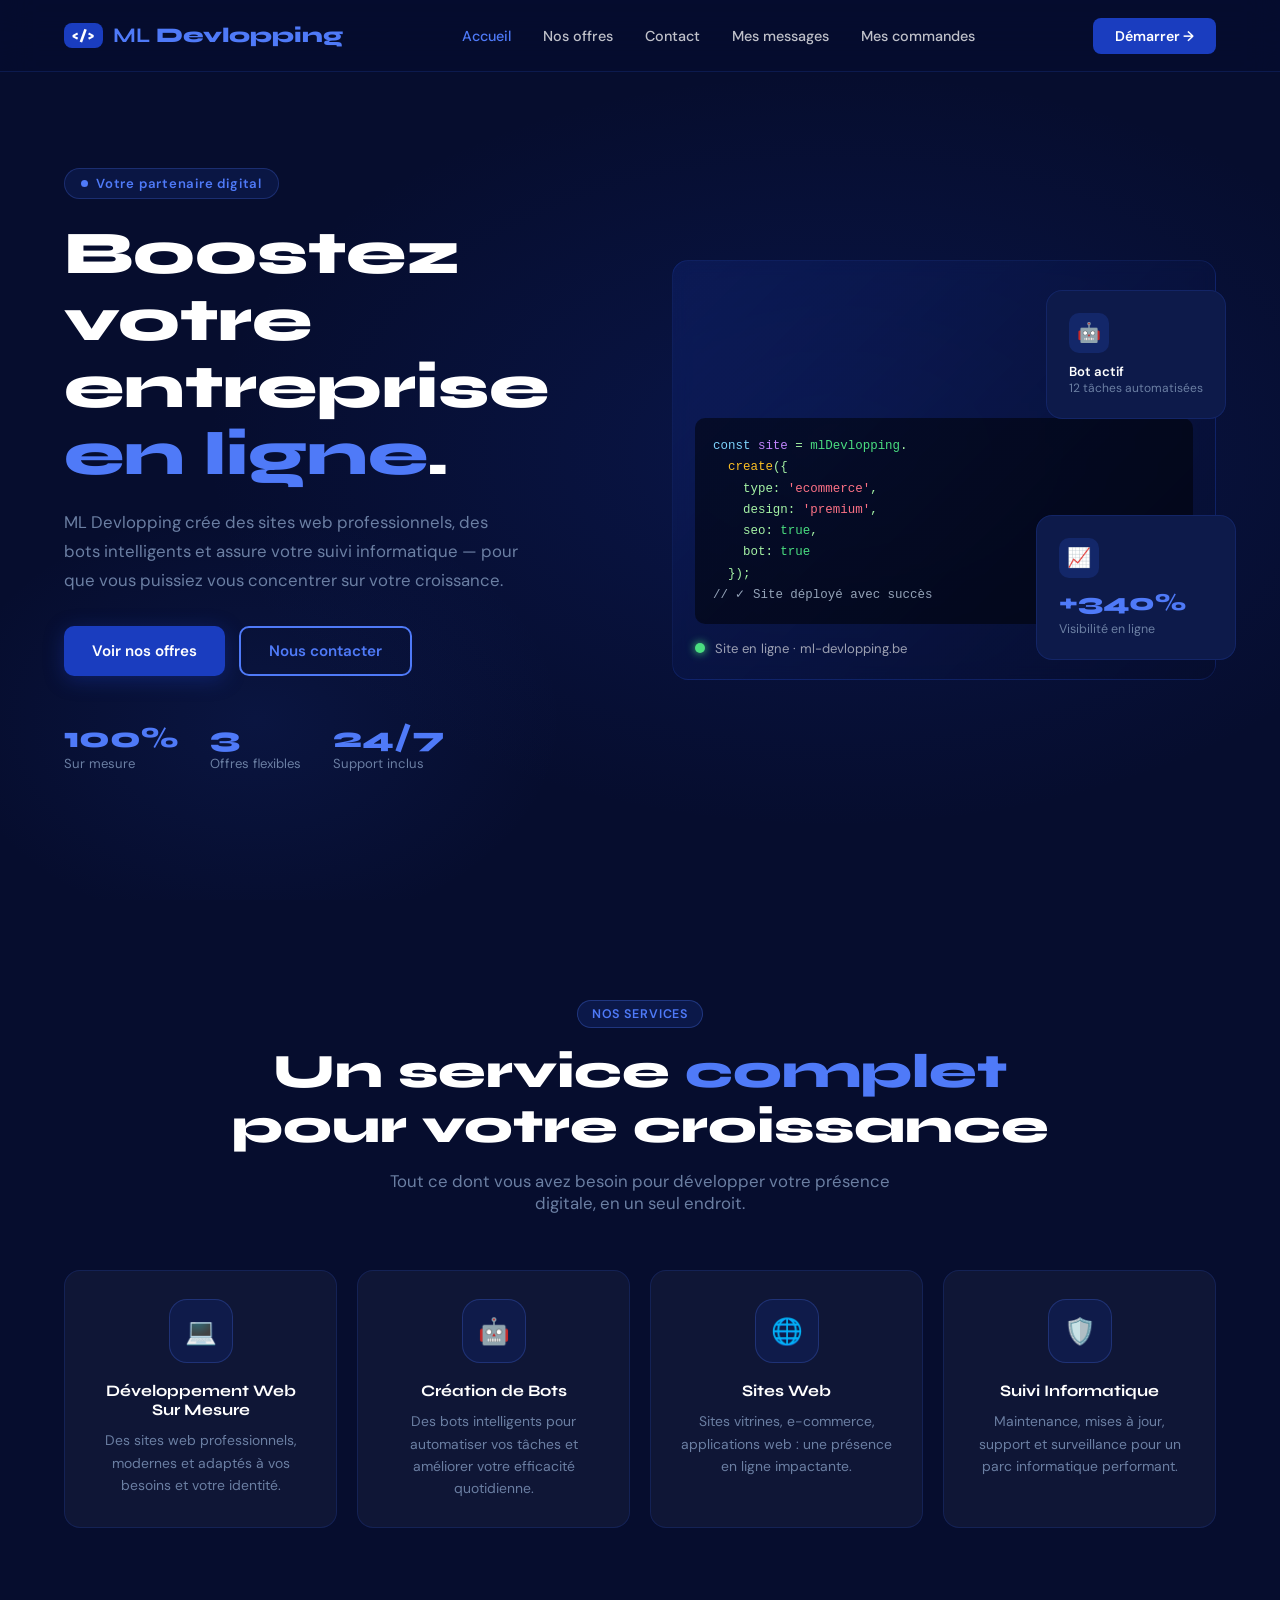
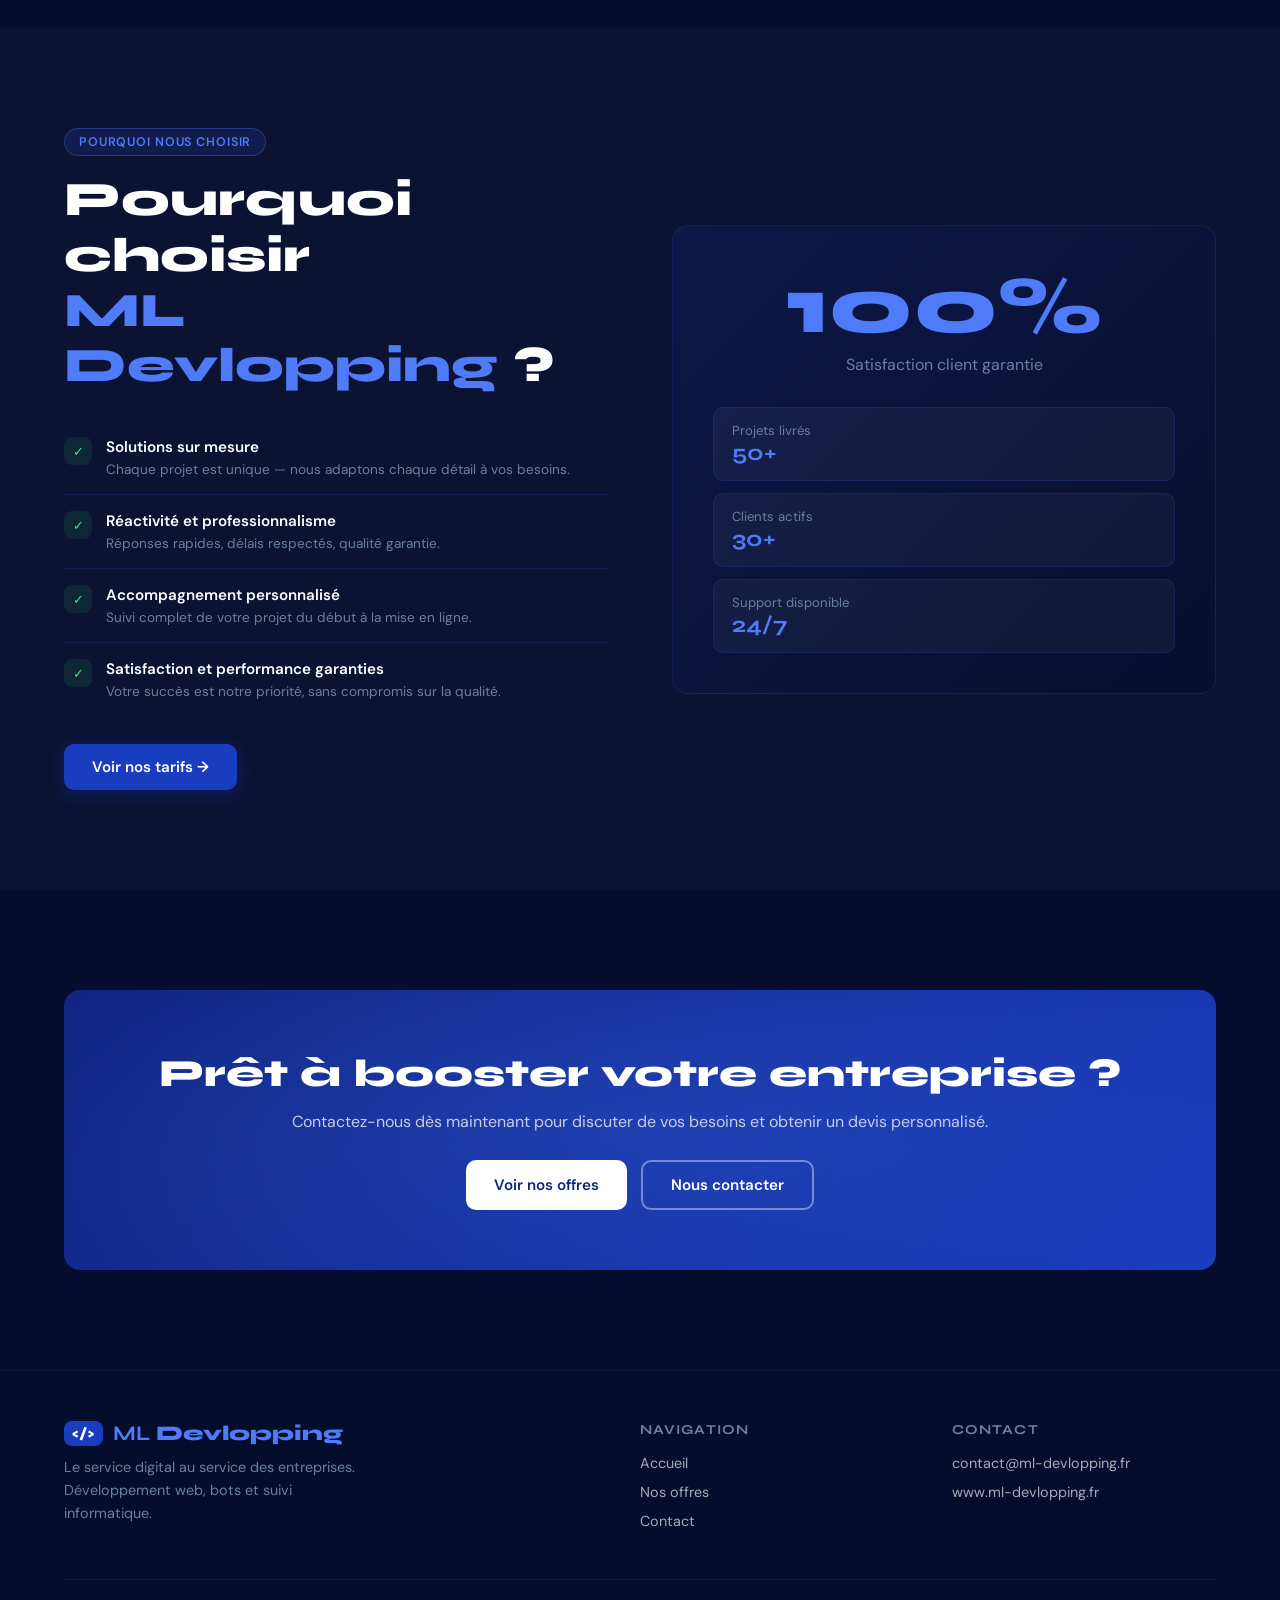
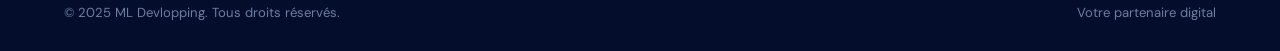
<file: index.html>
<!DOCTYPE html>
<html lang="fr">
<head>
  <meta charset="UTF-8" />
  <meta name="viewport" content="width=device-width, initial-scale=1.0" />
  <title>ML Devlopping — Votre partenaire digital</title>
  <link rel="stylesheet" href="style.css" />
  <style>
    /* ── HERO ── */
    .hero {
      min-height: 100vh;
      display: flex; align-items: center;
      padding: 120px 5vw 80px;
      position: relative; overflow: hidden;
    }
    .hero-bg {
      position: absolute; inset: 0; z-index: 0;
      background:
        radial-gradient(ellipse 70% 60% at 65% 50%, rgba(26,61,191,0.18) 0%, transparent 70%),
        radial-gradient(ellipse 40% 40% at 20% 80%, rgba(45,91,227,0.1) 0%, transparent 60%),
        var(--dark);
    }
    .hero-grid {
      display: grid; grid-template-columns: 1fr 1fr;
      gap: 4rem; align-items: center; position: relative; z-index: 1;
      max-width: 1200px; margin: 0 auto; width: 100%;
    }
    .hero-eyebrow {
      display: inline-flex; align-items: center; gap: 8px;
      background: rgba(45,91,227,0.12);
      border: 1px solid rgba(79,122,248,0.25);
      padding: 6px 16px; border-radius: 20px;
      font-size: 0.82rem; font-weight: 600; color: var(--accent-light);
      margin-bottom: 22px; letter-spacing: .06em;
    }
    .hero-eyebrow .dot { width: 7px; height: 7px; background: var(--accent-light); border-radius: 50%; animation: pulse-glow 2s infinite; }
    .hero h1 {
      font-family: 'Syne', sans-serif; font-weight: 800;
      font-size: clamp(2.4rem, 5vw, 3.8rem); line-height: 1.1;
      margin-bottom: 20px;
    }
    .hero h1 em { font-style: normal; color: var(--accent-light); }
    .hero-sub { color: var(--text-muted); font-size: 1.05rem; line-height: 1.7; margin-bottom: 32px; max-width: 460px; }
    .hero-btns { display: flex; gap: 14px; flex-wrap: wrap; }
    .hero-stats { display: flex; gap: 32px; margin-top: 44px; }
    .stat-item h3 { font-family: 'Syne', sans-serif; font-size: 1.8rem; font-weight: 800; color: var(--accent-light); }
    .stat-item p { color: var(--text-muted); font-size: 0.82rem; }

    /* Hero visual */
    .hero-visual { position: relative; }
    .hero-card-stack { position: relative; height: 420px; }
    .hcard {
      position: absolute; background: rgba(255,255,255,0.05);
      border: 1px solid var(--border); border-radius: var(--radius);
      padding: 22px; backdrop-filter: blur(8px);
    }
    .hcard-main { width: 100%; height: 100%; top: 0; left: 0;
      background: linear-gradient(135deg, rgba(26,61,191,0.2), rgba(6,13,46,0.8));
      display: flex; flex-direction: column; justify-content: flex-end;
    }
    .hcard-main .code-preview {
      background: rgba(0,0,0,0.5); border-radius: 10px;
      padding: 18px; font-family: monospace; font-size: 0.78rem;
      color: #a5f3a5; line-height: 1.7; margin-bottom: 16px;
      overflow: hidden;
    }
    .hcard-float {
      width: 200px; bottom: 20px; right: -20px;
      background: var(--dark2); z-index: 2;
      animation: fadeUp .8s .4s both;
    }
    .hcard-float2 {
      width: 180px; top: 30px; right: -10px;
      background: var(--dark2); z-index: 2;
      animation: fadeUp .8s .6s both;
    }
    .hcard-float .price { font-family: 'Syne', sans-serif; font-size: 1.5rem; font-weight: 800; color: var(--accent-light); }
    .hcard-float .label { color: var(--text-muted); font-size: 0.78rem; margin-top: 4px; }
    .icon-circle {
      width: 40px; height: 40px; border-radius: 10px;
      background: rgba(45,91,227,0.2);
      display: flex; align-items: center; justify-content: center;
      font-size: 1.2rem; margin-bottom: 10px;
    }

    /* ── SERVICES ── */
    .services-grid {
      display: grid; grid-template-columns: repeat(4, 1fr);
      gap: 20px; margin-top: 56px;
    }
    .service-card { text-align: center; }
    .service-icon {
      width: 64px; height: 64px; margin: 0 auto 18px;
      background: rgba(26,61,191,0.15);
      border: 1px solid rgba(79,122,248,0.25);
      border-radius: 18px;
      display: flex; align-items: center; justify-content: center;
      font-size: 1.6rem; transition: all .3s;
    }
    .service-card:hover .service-icon {
      background: var(--primary);
      border-color: var(--accent);
      transform: scale(1.1);
    }
    .service-card h3 { font-family: 'Syne', sans-serif; font-weight: 700; font-size: 1rem; margin-bottom: 10px; }
    .service-card p { color: var(--text-muted); font-size: 0.87rem; line-height: 1.6; }

    /* ── WHY ── */
    .why-section { background: rgba(255,255,255,0.02); }
    .why-grid { display: grid; grid-template-columns: 1fr 1fr; gap: 4rem; align-items: center; }
    .why-list { list-style: none; margin-top: 28px; }
    .why-list li {
      display: flex; align-items: flex-start; gap: 14px;
      padding: 16px 0; border-bottom: 1px solid var(--border);
    }
    .why-list li:last-child { border-bottom: none; }
    .check { width: 28px; height: 28px; min-width: 28px; background: rgba(34,197,94,0.12); border-radius: 8px;
      display: flex; align-items: center; justify-content: center;
      color: #4ade80; font-size: 0.8rem; }
    .why-list li h4 { font-weight: 600; font-size: 0.95rem; margin-bottom: 4px; }
    .why-list li p { color: var(--text-muted); font-size: 0.85rem; }
    .why-visual {
      background: linear-gradient(135deg, rgba(26,61,191,0.15), rgba(6,13,46,0.6));
      border: 1px solid var(--border); border-radius: var(--radius);
      padding: 40px; text-align: center;
    }
    .big-stat { font-family: 'Syne', sans-serif; font-size: 5rem; font-weight: 800; color: var(--accent-light); line-height: 1; }
    .big-stat-label { color: var(--text-muted); font-size: 1rem; margin-top: 8px; }

    /* ── CTA BANNER ── */
    .cta-banner {
      background: linear-gradient(135deg, var(--primary-dark), var(--primary));
      border-radius: var(--radius); padding: 60px;
      text-align: center; position: relative; overflow: hidden;
    }
    .cta-banner::before {
      content: ''; position: absolute; inset: 0;
      background: radial-gradient(ellipse 60% 80% at 50% 50%, rgba(79,122,248,0.2), transparent);
    }
    .cta-banner h2 { font-family: 'Syne', sans-serif; font-size: clamp(1.8rem,3vw,2.6rem); font-weight: 800; margin-bottom: 14px; position: relative; }
    .cta-banner p { color: rgba(255,255,255,0.75); margin-bottom: 28px; position: relative; }
    .cta-banner .btn { position: relative; }

    @media(max-width: 900px) {
      .hero-grid { grid-template-columns: 1fr; }
      .hero-visual { display: none; }
      .services-grid { grid-template-columns: 1fr 1fr; }
      .why-grid { grid-template-columns: 1fr; }
    }
  </style>
</head>
<body>

<nav>
  <a href="index.html" class="nav-logo">
    <span class="logo-icon">&lt;/&gt;</span>
    <span><b>ML</b> Devlopping</span>
  </a>
  <ul class="nav-links">
    <li><a href="index.html" class="active">Accueil</a></li>
    <li><a href="shop.html">Nos offres</a></li>
    <li><a href="contact.html">Contact</a></li>
    <li><a href="messages.html">Mes messages</a></li>
    <li><a href="order-confirm.html">Mes commandes</a></li>
  </ul>
  <a href="shop.html" class="nav-cta">Démarrer →</a>
</nav>

<!-- HERO -->
<section class="hero">
  <div class="hero-bg"></div>
  <div class="hero-grid">
    <div>
      <div class="hero-eyebrow animate-in"><span class="dot"></span> Votre partenaire digital</div>
      <h1 class="animate-in delay-1">Boostez votre<br>entreprise <em>en ligne</em>.</h1>
      <p class="hero-sub animate-in delay-2">ML Devlopping crée des sites web professionnels, des bots intelligents et assure votre suivi informatique — pour que vous puissiez vous concentrer sur votre croissance.</p>
      <div class="hero-btns animate-in delay-3">
        <a href="shop.html" class="btn btn-primary">Voir nos offres</a>
        <a href="contact.html" class="btn btn-outline">Nous contacter</a>
      </div>
      <div class="hero-stats animate-in delay-4">
        <div class="stat-item"><h3>100%</h3><p>Sur mesure</p></div>
        <div class="stat-item"><h3>3</h3><p>Offres flexibles</p></div>
        <div class="stat-item"><h3>24/7</h3><p>Support inclus</p></div>
      </div>
    </div>
    <div class="hero-visual animate-in delay-2">
      <div class="hero-card-stack">
        <div class="hcard hcard-main">
          <div class="code-preview">
<span style="color:#7dd3fc">const</span> <span style="color:#c084fc">site</span> = <span style="color:#4ade80">mlDevlopping</span>.<br>
&nbsp;&nbsp;<span style="color:#fbbf24">create</span>({<br>
&nbsp;&nbsp;&nbsp;&nbsp;type: <span style="color:#fb7185">'ecommerce'</span>,<br>
&nbsp;&nbsp;&nbsp;&nbsp;design: <span style="color:#fb7185">'premium'</span>,<br>
&nbsp;&nbsp;&nbsp;&nbsp;seo: <span style="color:#4ade80">true</span>,<br>
&nbsp;&nbsp;&nbsp;&nbsp;bot: <span style="color:#4ade80">true</span><br>
&nbsp;&nbsp;});<br>
<span style="color:#94a3b8">// ✓ Site déployé avec succès</span>
          </div>
          <div style="display:flex;gap:10px;align-items:center">
            <div style="width:10px;height:10px;border-radius:50%;background:#4ade80;box-shadow:0 0 8px #4ade80"></div>
            <span style="font-size:0.82rem;color:rgba(255,255,255,0.6)">Site en ligne · ml-devlopping.be</span>
          </div>
        </div>
        <div class="hcard hcard-float2">
          <div class="icon-circle">🤖</div>
          <div style="font-size:0.82rem;font-weight:600">Bot actif</div>
          <div style="color:var(--text-muted);font-size:0.75rem">12 tâches automatisées</div>
        </div>
        <div class="hcard hcard-float">
          <div class="icon-circle">📈</div>
          <div class="price">+340%</div>
          <div class="label">Visibilité en ligne</div>
        </div>
      </div>
    </div>
  </div>
</section>

<!-- SERVICES -->
<section>
  <div style="max-width:1200px;margin:0 auto">
    <div style="text-align:center">
      <span class="section-tag">Nos services</span>
      <h2 class="section-title">Un service <span class="text-accent">complet</span><br>pour votre croissance</h2>
      <p class="section-subtitle" style="margin:0 auto">Tout ce dont vous avez besoin pour développer votre présence digitale, en un seul endroit.</p>
    </div>
    <div class="services-grid">
      <div class="card service-card animate-in">
        <div class="service-icon">💻</div>
        <h3>Développement Web Sur Mesure</h3>
        <p>Des sites web professionnels, modernes et adaptés à vos besoins et votre identité.</p>
      </div>
      <div class="card service-card animate-in delay-1">
        <div class="service-icon">🤖</div>
        <h3>Création de Bots</h3>
        <p>Des bots intelligents pour automatiser vos tâches et améliorer votre efficacité quotidienne.</p>
      </div>
      <div class="card service-card animate-in delay-2">
        <div class="service-icon">🌐</div>
        <h3>Sites Web</h3>
        <p>Sites vitrines, e-commerce, applications web : une présence en ligne impactante.</p>
      </div>
      <div class="card service-card animate-in delay-3">
        <div class="service-icon">🛡️</div>
        <h3>Suivi Informatique</h3>
        <p>Maintenance, mises à jour, support et surveillance pour un parc informatique performant.</p>
      </div>
    </div>
  </div>
</section>

<!-- WHY ML DEVLOPPING -->
<section class="why-section">
  <div style="max-width:1200px;margin:0 auto">
    <div class="why-grid">
      <div>
        <span class="section-tag">Pourquoi nous choisir</span>
        <h2 class="section-title">Pourquoi choisir<br><span class="text-accent">ML Devlopping</span> ?</h2>
        <ul class="why-list">
          <li>
            <div class="check">✓</div>
            <div><h4>Solutions sur mesure</h4><p>Chaque projet est unique — nous adaptons chaque détail à vos besoins.</p></div>
          </li>
          <li>
            <div class="check">✓</div>
            <div><h4>Réactivité et professionnalisme</h4><p>Réponses rapides, délais respectés, qualité garantie.</p></div>
          </li>
          <li>
            <div class="check">✓</div>
            <div><h4>Accompagnement personnalisé</h4><p>Suivi complet de votre projet du début à la mise en ligne.</p></div>
          </li>
          <li>
            <div class="check">✓</div>
            <div><h4>Satisfaction et performance garanties</h4><p>Votre succès est notre priorité, sans compromis sur la qualité.</p></div>
          </li>
        </ul>
        <a href="shop.html" class="btn btn-primary" style="margin-top:28px">Voir nos tarifs →</a>
      </div>
      <div class="why-visual">
        <div class="big-stat">100%</div>
        <div class="big-stat-label">Satisfaction client garantie</div>
        <div style="margin-top:32px;display:flex;flex-direction:column;gap:12px">
          <div style="background:rgba(255,255,255,0.04);border:1px solid var(--border);border-radius:10px;padding:14px 18px;text-align:left">
            <div style="font-size:0.82rem;color:var(--text-muted)">Projets livrés</div>
            <div style="font-family:'Syne',sans-serif;font-size:1.4rem;font-weight:700;color:var(--accent-light)">50+</div>
          </div>
          <div style="background:rgba(255,255,255,0.04);border:1px solid var(--border);border-radius:10px;padding:14px 18px;text-align:left">
            <div style="font-size:0.82rem;color:var(--text-muted)">Clients actifs</div>
            <div style="font-family:'Syne',sans-serif;font-size:1.4rem;font-weight:700;color:var(--accent-light)">30+</div>
          </div>
          <div style="background:rgba(255,255,255,0.04);border:1px solid var(--border);border-radius:10px;padding:14px 18px;text-align:left">
            <div style="font-size:0.82rem;color:var(--text-muted)">Support disponible</div>
            <div style="font-family:'Syne',sans-serif;font-size:1.4rem;font-weight:700;color:var(--accent-light)">24/7</div>
          </div>
        </div>
      </div>
    </div>
  </div>
</section>

<!-- CTA -->
<section>
  <div style="max-width:1200px;margin:0 auto">
    <div class="cta-banner">
      <h2>Prêt à booster votre entreprise ?</h2>
      <p>Contactez-nous dès maintenant pour discuter de vos besoins et obtenir un devis personnalisé.</p>
      <div style="display:flex;gap:14px;justify-content:center;flex-wrap:wrap">
        <a href="shop.html" class="btn btn-white">Voir nos offres</a>
        <a href="contact.html" class="btn btn-outline" style="color:white;border-color:rgba(255,255,255,0.4)">Nous contacter</a>
      </div>
    </div>
  </div>
</section>

<footer>
  <div class="footer-grid">
    <div class="footer-brand">
      <a href="index.html" class="nav-logo" style="text-decoration:none;display:inline-flex">
        <span class="logo-icon">&lt;/&gt;</span>
        <span><b>ML</b> Devlopping</span>
      </a>
      <p>Le service digital au service des entreprises. Développement web, bots et suivi informatique.</p>
    </div>
    <div class="footer-col">
      <h4>Navigation</h4>
      <ul>
        <li><a href="index.html">Accueil</a></li>
        <li><a href="shop.html">Nos offres</a></li>
        <li><a href="contact.html">Contact</a></li>
      </ul>
    </div>
    <div class="footer-col">
      <h4>Contact</h4>
      <ul>
        <li><a href="mailto:contact@ml-devlopping.fr">contact@ml-devlopping.fr</a></li>
        <li><a href="https://ml-devlopping.fr">www.ml-devlopping.fr</a></li>
      </ul>
    </div>
  </div>
  <div class="footer-bottom">
    <p>© 2025 ML Devlopping. Tous droits réservés.</p>
    <p>Votre partenaire digital</p>
  </div>
</footer>

</body>
</html>
</file>
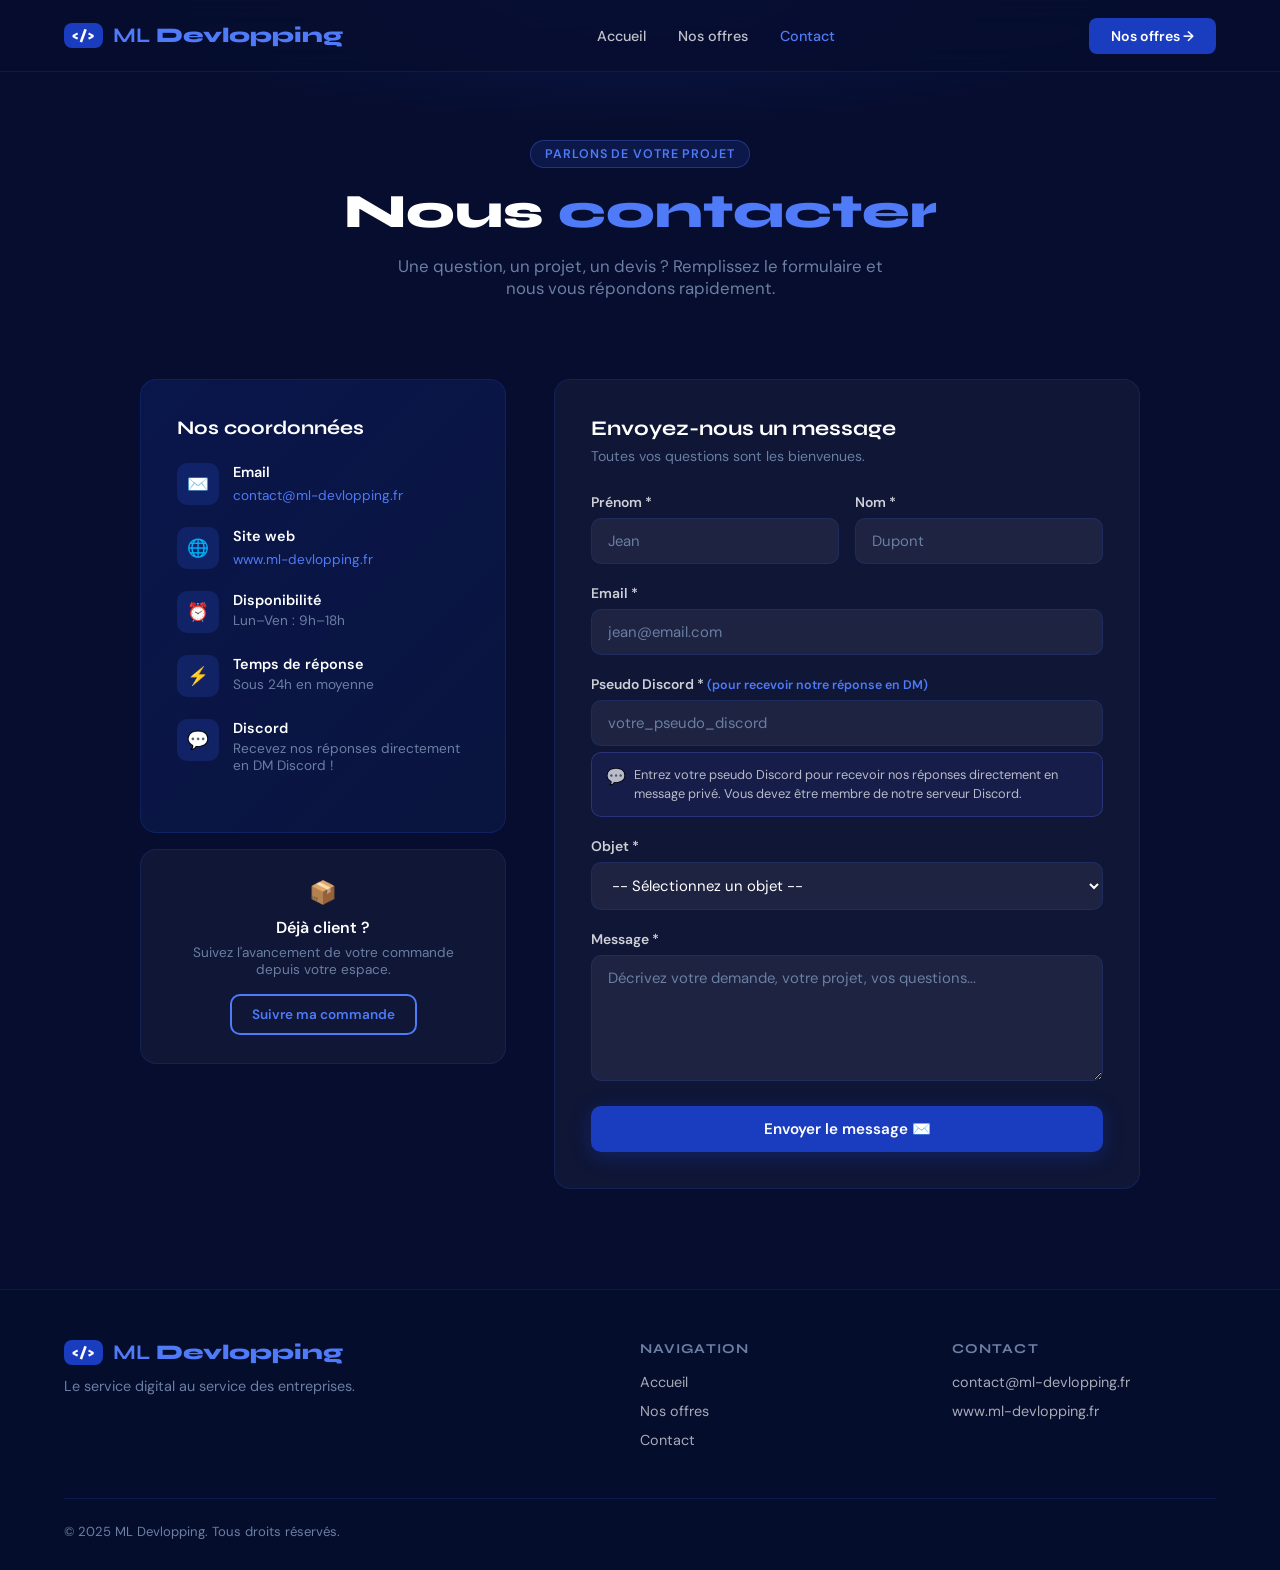
<file: contact.html>
<!DOCTYPE html>
<html lang="fr">
<head>
  <meta charset="UTF-8" />
  <meta name="viewport" content="width=device-width, initial-scale=1.0" />
  <title>Contact — ML Devlopping</title>
  <link rel="stylesheet" href="style.css" />
  <style>
    .page-hero {
      padding: 140px 5vw 60px;
      text-align: center;
      background: radial-gradient(ellipse 60% 50% at 50% 0%, rgba(26,61,191,0.2), transparent 70%);
    }
    .contact-grid {
      display: grid; grid-template-columns: 1fr 1.6fr;
      gap: 3rem; max-width: 1000px; margin: 0 auto;
    }
    .contact-info-card {
      background: linear-gradient(135deg, rgba(26,61,191,0.2), rgba(13,26,74,0.6));
      border: 1px solid var(--border); border-radius: var(--radius);
      padding: 36px;
    }
    .contact-info-card h3 { font-family: 'Syne', sans-serif; font-size: 1.2rem; font-weight: 700; margin-bottom: 24px; }
    .contact-detail { display: flex; align-items: flex-start; gap: 14px; margin-bottom: 22px; }
    .contact-detail .icon {
      width: 42px; height: 42px; min-width: 42px;
      background: rgba(45,91,227,0.2); border-radius: 10px;
      display: flex; align-items: center; justify-content: center;
      font-size: 1.1rem;
    }
    .contact-detail h4 { font-weight: 600; font-size: 0.9rem; margin-bottom: 3px; }
    .contact-detail p { color: var(--text-muted); font-size: 0.85rem; }
    .contact-detail a { color: var(--accent-light); text-decoration: none; font-size: 0.85rem; }
    .contact-detail a:hover { text-decoration: underline; }
    .contact-form-card {
      background: rgba(255,255,255,0.04);
      border: 1px solid var(--border); border-radius: var(--radius);
      padding: 36px;
    }
    .contact-form-card h3 { font-family: 'Syne', sans-serif; font-size: 1.3rem; font-weight: 700; margin-bottom: 6px; }
    .contact-form-card > p { color: var(--text-muted); font-size: 0.88rem; margin-bottom: 28px; }
    .discord-hint {
      display: flex; align-items: flex-start; gap: 10px;
      background: rgba(88,101,242,0.1); border: 1px solid rgba(88,101,242,0.3);
      border-radius: 10px; padding: 12px 14px; margin-top: 6px;
      font-size: 0.8rem; color: rgba(255,255,255,0.7); line-height: 1.5;
    }
    .discord-hint .dc-icon { font-size: 1rem; min-width: 18px; }
    @media(max-width: 768px) { .contact-grid { grid-template-columns: 1fr; } }
  </style>
</head>
<body>

<nav>
  <a href="index.html" class="nav-logo">
    <span class="logo-icon">&lt;/&gt;</span>
    <span><b>ML</b> Devlopping</span>
  </a>
  <ul class="nav-links">
    <li><a href="index.html">Accueil</a></li>
    <li><a href="shop.html">Nos offres</a></li>
    <li><a href="contact.html" class="active">Contact</a></li>
  </ul>
  <a href="shop.html" class="nav-cta">Nos offres →</a>
</nav>

<div class="page-hero">
  <span class="section-tag">Parlons de votre projet</span>
  <h1 class="section-title">Nous <span class="text-accent">contacter</span></h1>
  <p class="section-subtitle" style="margin:0 auto;text-align:center">Une question, un projet, un devis ? Remplissez le formulaire et nous vous répondons rapidement.</p>
</div>

<section style="padding-top:20px">
  <div class="contact-grid">
    <div>
      <div class="contact-info-card animate-in">
        <h3>Nos coordonnées</h3>
        <div class="contact-detail">
          <div class="icon">✉️</div>
          <div><h4>Email</h4><a href="mailto:contact@ml-devlopping.fr">contact@ml-devlopping.fr</a></div>
        </div>
        <div class="contact-detail">
          <div class="icon">🌐</div>
          <div><h4>Site web</h4><a href="https://ml-devlopping.fr">www.ml-devlopping.fr</a></div>
        </div>
        <div class="contact-detail">
          <div class="icon">⏰</div>
          <div><h4>Disponibilité</h4><p>Lun–Ven : 9h–18h</p></div>
        </div>
        <div class="contact-detail">
          <div class="icon">⚡</div>
          <div><h4>Temps de réponse</h4><p>Sous 24h en moyenne</p></div>
        </div>
        <div class="contact-detail">
          <div class="icon">💬</div>
          <div><h4>Discord</h4><p>Recevez nos réponses directement en DM Discord !</p></div>
        </div>
      </div>

      <div class="card animate-in delay-2" style="margin-top:16px;text-align:center">
        <div style="font-size:1.4rem;margin-bottom:10px">📦</div>
        <h4 style="font-weight:600;margin-bottom:6px">Déjà client ?</h4>
        <p style="color:var(--text-muted);font-size:0.85rem;margin-bottom:16px">Suivez l'avancement de votre commande depuis votre espace.</p>
        <a href="order-confirm.html" class="btn btn-outline" style="font-size:0.85rem;padding:10px 20px">Suivre ma commande</a>
      </div>
    </div>

    <div class="contact-form-card animate-in delay-1">
      <h3>Envoyez-nous un message</h3>
      <p>Toutes vos questions sont les bienvenues.</p>

      <div id="contactAlert"></div>

      <div class="form-row">
        <div class="form-group">
          <label>Prénom *</label>
          <input type="text" id="cFirst" placeholder="Jean" />
        </div>
        <div class="form-group">
          <label>Nom *</label>
          <input type="text" id="cLast" placeholder="Dupont" />
        </div>
      </div>
      <div class="form-group">
        <label>Email *</label>
        <input type="email" id="cEmail" placeholder="jean@email.com" />
      </div>

      <div class="form-group">
        <label>Pseudo Discord * <span style="color:var(--accent-light);font-size:0.78rem">(pour recevoir notre réponse en DM)</span></label>
        <input type="text" id="cDiscord" placeholder="votre_pseudo_discord" />
        <div class="discord-hint">
          <span class="dc-icon">💬</span>
          <span>Entrez votre pseudo Discord pour recevoir nos réponses directement en message privé. Vous devez être membre de notre serveur Discord.</span>
        </div>
      </div>

      <div class="form-group">
        <label>Objet *</label>
        <select id="cSubject">
          <option value="">-- Sélectionnez un objet --</option>
          <option value="Demande de devis">Demande de devis</option>
          <option value="Question sur les offres">Question sur les offres</option>
          <option value="Support technique">Support technique</option>
          <option value="Partenariat">Partenariat</option>
          <option value="Autre">Autre</option>
        </select>
      </div>
      <div class="form-group">
        <label>Message *</label>
        <textarea id="cMessage" rows="5" placeholder="Décrivez votre demande, votre projet, vos questions..."></textarea>
      </div>

      <button class="btn btn-primary" style="width:100%" id="sendBtn" onclick="sendContact(event)">
        Envoyer le message ✉️
      </button>
    </div>
  </div>
</section>

<footer>
  <div class="footer-grid">
    <div class="footer-brand">
      <a href="index.html" class="nav-logo"><span class="logo-icon">&lt;/&gt;</span><span><b>ML</b> Devlopping</span></a>
      <p>Le service digital au service des entreprises.</p>
    </div>
    <div class="footer-col">
      <h4>Navigation</h4>
      <ul>
        <li><a href="index.html">Accueil</a></li>
        <li><a href="shop.html">Nos offres</a></li>
        <li><a href="contact.html">Contact</a></li>
      </ul>
    </div>
    <div class="footer-col">
      <h4>Contact</h4>
      <ul>
        <li><a href="mailto:contact@ml-devlopping.fr">contact@ml-devlopping.fr</a></li>
        <li><a href="https://ml-devlopping.fr">www.ml-devlopping.fr</a></li>
      </ul>
    </div>
  </div>
  <div class="footer-bottom">
    <p>© 2025 ML Devlopping. Tous droits réservés.</p>
  </div>
</footer>

<script>
const SUPABASE_URL = 'https://gktawbaposndfxijkxdk.supabase.co';
const SUPABASE_KEY = 'eyJhbGciOiJIUzI1NiIsInR5cCI6IkpXVCJ9.eyJpc3MiOiJzdXBhYmFzZSIsInJlZiI6ImdrdGF3YmFwb3NuZGZ4aWpreGRrIiwicm9sZSI6ImFub24iLCJpYXQiOjE3NjQwNzUyNDUsImV4cCI6MjA3OTY1MTI0NX0.tY-CHuyb2zr9s6hlGkwmrdTvg920VVNghI9S45CjwKk';

const SB_HEADERS = {
  'apikey': SUPABASE_KEY,
  'Authorization': 'Bearer ' + SUPABASE_KEY,
  'Content-Type': 'application/json',
  'Prefer': 'return=representation',
};

// FIX: Passer l'event en paramètre
async function sendContact(e) {
  const btn = e.currentTarget;
  const first   = document.getElementById('cFirst').value.trim();
  const last    = document.getElementById('cLast').value.trim();
  const email   = document.getElementById('cEmail').value.trim();
  const discord = document.getElementById('cDiscord').value.trim();
  const subject = document.getElementById('cSubject').value;
  const message = document.getElementById('cMessage').value.trim();
  const alertEl = document.getElementById('contactAlert');

  if (!first || !last || !email || !discord || !subject || !message) {
    alertEl.innerHTML = '<div class="alert error">Veuillez remplir tous les champs obligatoires, y compris le pseudo Discord.</div>';
    return;
  }
  if (!email.includes('@')) {
    alertEl.innerHTML = '<div class="alert error">Adresse email invalide.</div>';
    return;
  }

  btn.textContent = 'Envoi en cours...';
  btn.disabled = true;

  try {
    const res = await fetch(`${SUPABASE_URL}/rest/v1/contacts`, {
      method: 'POST',
      headers: SB_HEADERS,
      body: JSON.stringify({
        first_name: first,
        last_name: last,
        email: email,
        discord_username: discord,
        subject: subject,
        message: message,
        status: 'new'
      })
    });

    if (!res.ok) {
      const errData = await res.json();
      alertEl.innerHTML = '<div class="alert error">Erreur lors de l\'envoi : ' + (errData.message || 'inconnue') + '</div>';
      btn.textContent = 'Envoyer le message ✉️';
      btn.disabled = false;
      return;
    }

    const [contact] = await res.json();

    // Notifier le bot Discord
    await fetch(`${SUPABASE_URL}/rest/v1/discord_notifications`, {
      method: 'POST',
      headers: SB_HEADERS,
      body: JSON.stringify({ type: 'contact', contact_id: contact.id, processed: false })
    });

    alertEl.innerHTML = '<div class="alert success">✅ Message envoyé ! Vous recevrez notre réponse en DM Discord sous 24h.</div>';
    ['cFirst','cLast','cEmail','cDiscord','cMessage'].forEach(id => document.getElementById(id).value = '');
    document.getElementById('cSubject').value = '';

  } catch (err) {
    alertEl.innerHTML = '<div class="alert error">Erreur inattendue. Réessayez.</div>';
    console.error(err);
  }

  btn.textContent = 'Envoyer le message ✉️';
  btn.disabled = false;
}
</script>
</body>
</html>
</file>
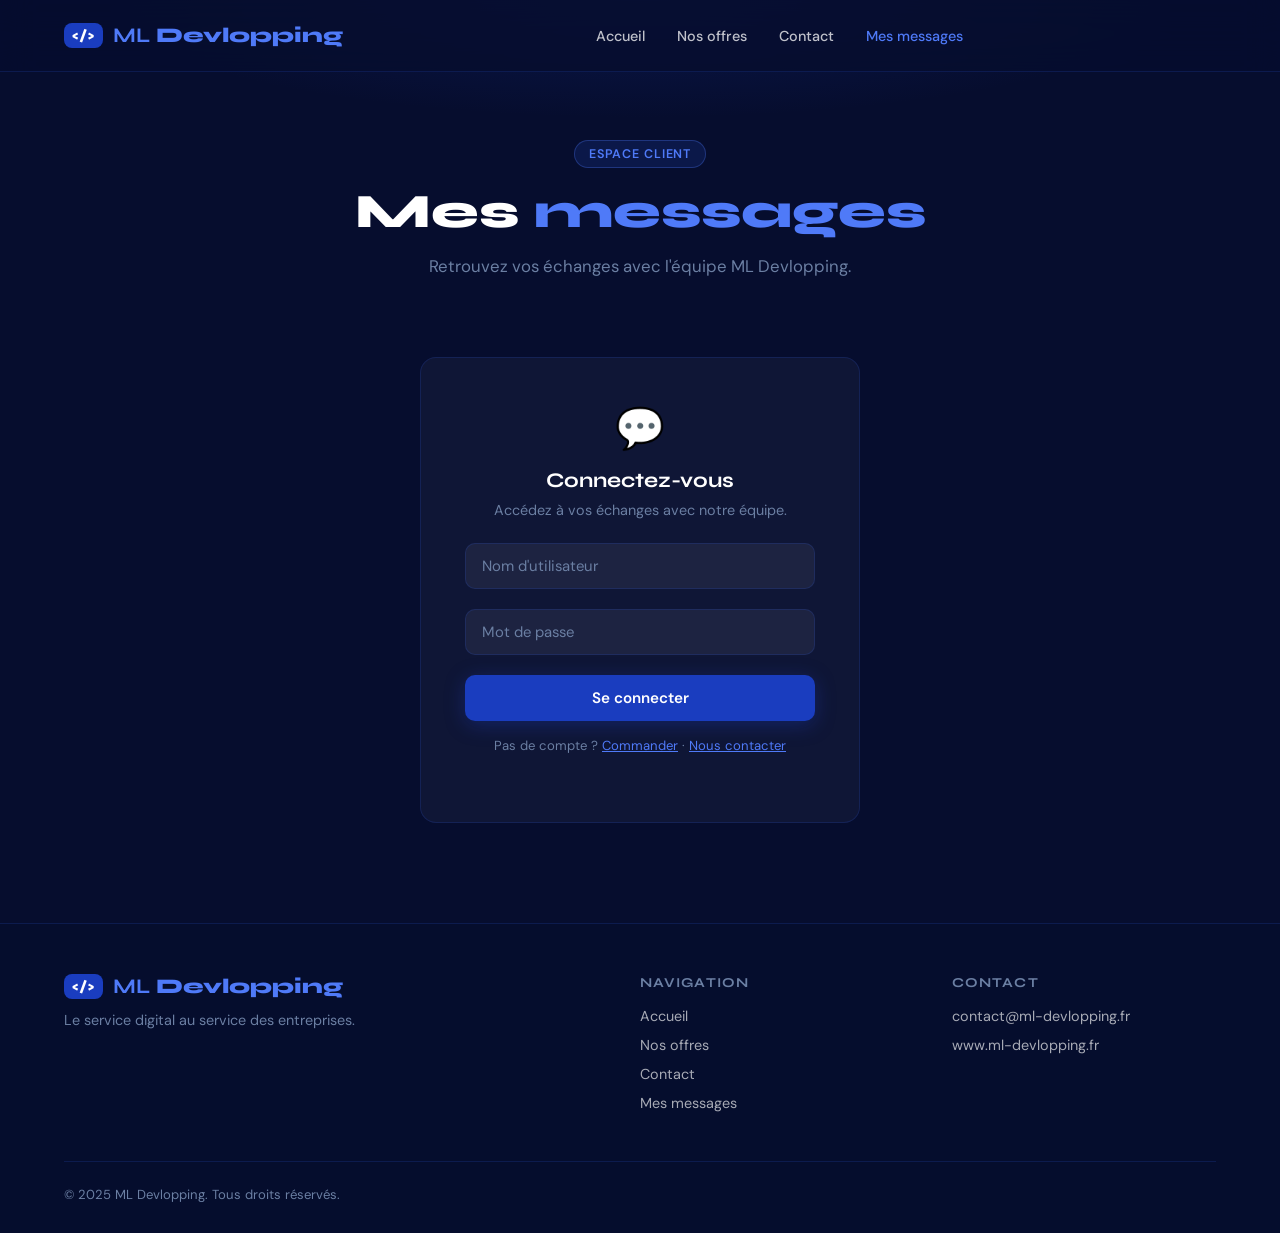
<file: messages.html>
<!DOCTYPE html>
<html lang="fr">
<head>
  <meta charset="UTF-8" />
  <meta name="viewport" content="width=device-width, initial-scale=1.0" />
  <title>Mes messages — ML Devlopping</title>
  <link rel="stylesheet" href="style.css" />
  <style>
    .page-hero {
      padding: 140px 5vw 60px;
      text-align: center;
      background: radial-gradient(ellipse 60% 50% at 50% 0%, rgba(26,61,191,0.2), transparent 70%);
    }

    .messages-wrap { max-width: 880px; margin: 0 auto; }

    /* ── LOGIN CARD ── */
    .msg-login-card {
      background: rgba(255,255,255,0.04);
      border: 1px solid var(--border); border-radius: var(--radius);
      padding: 44px; text-align: center; max-width: 440px; margin: 0 auto;
    }
    .msg-login-card .icon { font-size: 2.5rem; margin-bottom: 14px; }
    .msg-login-card h3 { font-family: 'Syne', sans-serif; font-size: 1.3rem; margin-bottom: 8px; }
    .msg-login-card p { color: var(--text-muted); font-size: 0.9rem; margin-bottom: 24px; }

    /* ── LAYOUT 2 colonnes ── */
    .msg-layout {
      display: grid;
      grid-template-columns: 280px 1fr;
      gap: 20px;
      min-height: 560px;
    }

    /* ── SIDEBAR : liste des tickets ── */
    .threads-sidebar {
      background: rgba(255,255,255,0.03);
      border: 1px solid var(--border);
      border-radius: var(--radius);
      overflow: hidden;
      display: flex; flex-direction: column;
    }
    .threads-header {
      padding: 18px 20px;
      border-bottom: 1px solid var(--border);
      display: flex; justify-content: space-between; align-items: center;
    }
    .threads-header h3 { font-family: 'Syne', sans-serif; font-size: 0.95rem; font-weight: 700; }
    .thread-count {
      background: rgba(45,91,227,0.2); color: var(--accent-light);
      border-radius: 20px; padding: 2px 10px; font-size: 0.75rem; font-weight: 700;
    }
    .threads-list { flex: 1; overflow-y: auto; }
    .thread-item {
      padding: 16px 20px;
      border-bottom: 1px solid rgba(255,255,255,0.05);
      cursor: pointer;
      transition: background .15s;
      position: relative;
    }
    .thread-item:hover { background: rgba(255,255,255,0.04); }
    .thread-item.active { background: rgba(45,91,227,0.12); border-left: 3px solid var(--accent-light); }
    .thread-subject {
      font-weight: 600; font-size: 0.88rem;
      margin-bottom: 4px;
      white-space: nowrap; overflow: hidden; text-overflow: ellipsis;
    }
    .thread-preview {
      color: var(--text-muted); font-size: 0.78rem;
      white-space: nowrap; overflow: hidden; text-overflow: ellipsis;
    }
    .thread-meta {
      display: flex; justify-content: space-between; align-items: center;
      margin-top: 6px;
    }
    .thread-date { color: var(--text-muted); font-size: 0.72rem; }
    .unread-dot {
      width: 8px; height: 8px; border-radius: 50%;
      background: var(--accent-light);
    }

    /* ── CONVERSATION ── */
    .conversation-panel {
      background: rgba(255,255,255,0.03);
      border: 1px solid var(--border);
      border-radius: var(--radius);
      display: flex; flex-direction: column;
      overflow: hidden;
    }
    .conv-header {
      padding: 18px 24px;
      border-bottom: 1px solid var(--border);
      display: flex; justify-content: space-between; align-items: flex-start;
    }
    .conv-subject { font-family: 'Syne', sans-serif; font-size: 1rem; font-weight: 700; }
    .conv-date { color: var(--text-muted); font-size: 0.78rem; margin-top: 3px; }

    /* Messages area */
    .messages-area {
      flex: 1; overflow-y: auto;
      padding: 24px;
      display: flex; flex-direction: column; gap: 16px;
      min-height: 340px;
    }

    /* Bulles */
    .msg-bubble-wrap {
      display: flex; gap: 10px;
      animation: fadeUp .3s ease both;
    }
    .msg-bubble-wrap.outgoing { flex-direction: row-reverse; }

    .msg-avatar {
      width: 36px; height: 36px; min-width: 36px;
      border-radius: 10px;
      display: flex; align-items: center; justify-content: center;
      font-size: 1rem; font-weight: 700;
    }
    .msg-avatar.client {
      background: rgba(26,61,191,0.25);
      border: 1px solid rgba(79,122,248,0.3);
      color: var(--accent-light);
    }
    .msg-avatar.ml {
      background: linear-gradient(135deg, var(--primary), var(--accent));
      color: white;
    }

    .msg-content { max-width: 70%; }
    .msg-sender {
      font-size: 0.75rem; font-weight: 600; color: var(--text-muted);
      margin-bottom: 5px;
    }
    .msg-bubble-wrap.outgoing .msg-sender { text-align: right; }
    .msg-bubble {
      padding: 12px 16px; border-radius: 14px;
      font-size: 0.9rem; line-height: 1.6;
    }
    .msg-bubble.incoming {
      background: rgba(255,255,255,0.06);
      border: 1px solid var(--border);
      border-bottom-left-radius: 4px;
    }
    .msg-bubble.outgoing {
      background: linear-gradient(135deg, rgba(26,61,191,0.5), rgba(45,91,227,0.4));
      border: 1px solid rgba(79,122,248,0.3);
      border-bottom-right-radius: 4px;
    }
    .msg-time {
      font-size: 0.7rem; color: var(--text-muted);
      margin-top: 4px;
    }
    .msg-bubble-wrap.outgoing .msg-time { text-align: right; }

    /* Empty state */
    .conv-empty {
      flex: 1; display: flex; flex-direction: column;
      align-items: center; justify-content: center;
      color: var(--text-muted); text-align: center; padding: 40px;
    }
    .conv-empty .icon { font-size: 3rem; margin-bottom: 14px; opacity: .5; }
    .conv-empty h4 { font-family: 'Syne', sans-serif; font-size: 1rem; margin-bottom: 6px; color: rgba(255,255,255,0.5); }
    .conv-empty p { font-size: 0.85rem; }

    /* New message input */
    .msg-input-area {
      padding: 16px 20px;
      border-top: 1px solid var(--border);
      display: flex; gap: 10px; align-items: flex-end;
    }
    .msg-input-area textarea {
      flex: 1; resize: none;
      background: rgba(255,255,255,0.06);
      border: 1px solid var(--border); border-radius: 12px;
      color: white; padding: 12px 16px;
      font-family: 'DM Sans', sans-serif; font-size: 0.9rem;
      min-height: 46px; max-height: 120px;
      transition: border-color .2s;
      line-height: 1.5;
    }
    .msg-input-area textarea:focus { outline: none; border-color: var(--accent-light); }
    .msg-input-area textarea::placeholder { color: var(--text-muted); }
    .send-btn {
      width: 46px; height: 46px; min-width: 46px;
      background: var(--primary); border: none; border-radius: 12px;
      color: white; cursor: pointer; font-size: 1.1rem;
      display: flex; align-items: center; justify-content: center;
      transition: background .2s, transform .15s;
    }
    .send-btn:hover { background: var(--accent); transform: scale(1.05); }
    .send-btn:disabled { background: rgba(255,255,255,0.08); cursor: not-allowed; transform: none; }

    /* No threads */
    .no-threads {
      flex: 1; display: flex; flex-direction: column;
      align-items: center; justify-content: center;
      padding: 30px 20px; text-align: center;
    }
    .no-threads .icon { font-size: 2rem; margin-bottom: 10px; opacity: .4; }
    .no-threads p { color: var(--text-muted); font-size: 0.82rem; line-height: 1.6; }

    /* Scrollbar style */
    .messages-area::-webkit-scrollbar,
    .threads-list::-webkit-scrollbar { width: 4px; }
    .messages-area::-webkit-scrollbar-track,
    .threads-list::-webkit-scrollbar-track { background: transparent; }
    .messages-area::-webkit-scrollbar-thumb,
    .threads-list::-webkit-scrollbar-thumb { background: rgba(255,255,255,0.1); border-radius: 4px; }

    /* Status badge in header */
    .conv-status { display: flex; align-items: center; gap: 8px; }

    @media(max-width: 700px) {
      .msg-layout { grid-template-columns: 1fr; }
      .threads-sidebar { max-height: 220px; }
    }
  </style>
</head>
<body>

<nav>
  <a href="index.html" class="nav-logo">
    <span class="logo-icon">&lt;/&gt;</span>
    <span><b>ML</b> Devlopping</span>
  </a>
  <ul class="nav-links">
    <li><a href="index.html">Accueil</a></li>
    <li><a href="shop.html">Nos offres</a></li>
    <li><a href="contact.html">Contact</a></li>
    <li><a href="messages.html" class="active">Mes messages</a></li>
  </ul>
  <span id="navUser" style="color:var(--text-muted);font-size:0.88rem"></span>
</nav>

<div class="page-hero">
  <span class="section-tag">Espace client</span>
  <h1 class="section-title">Mes <span class="text-accent">messages</span></h1>
  <p class="section-subtitle" style="margin:0 auto;text-align:center">Retrouvez vos échanges avec l'équipe ML Devlopping.</p>
</div>

<section style="padding-top:20px">
  <div class="messages-wrap">
    <div id="alertBox"></div>

    <!-- LOGIN -->
    <div id="loginSection">
      <div class="msg-login-card animate-in">
        <div class="icon">💬</div>
        <h3>Connectez-vous</h3>
        <p>Accédez à vos échanges avec notre équipe.</p>
        <div class="form-group">
          <input type="text" id="tlUser" placeholder="Nom d'utilisateur" />
        </div>
        <div class="form-group" style="margin-bottom:20px">
          <input type="password" id="tlPass" placeholder="Mot de passe" />
        </div>
        <button class="btn btn-primary" style="width:100%" onclick="doLogin()">Se connecter</button>
        <p style="margin-top:16px;font-size:0.82rem;color:var(--text-muted)">
          Pas de compte ? <a href="shop.html" style="color:var(--accent-light)">Commander</a> · 
          <a href="contact.html" style="color:var(--accent-light)">Nous contacter</a>
        </p>
      </div>
    </div>

    <!-- MESSAGES INTERFACE -->
    <div id="messagesSection" style="display:none">
      <div style="display:flex;justify-content:space-between;align-items:center;margin-bottom:20px">
        <div>
          <h2 style="font-family:'Syne',sans-serif;font-size:1.3rem;font-weight:700" id="welcomeName">Bonjour !</h2>
          <p style="color:var(--text-muted);font-size:0.85rem">Vos discussions avec ML Devlopping</p>
        </div>
        <div style="display:flex;gap:10px;align-items:center">
          <a href="order-confirm.html" style="color:var(--accent-light);font-size:0.85rem;text-decoration:none">📦 Mes commandes</a>
          <button onclick="logout()" style="background:none;border:1px solid var(--border);border-radius:8px;color:var(--text-muted);padding:8px 14px;cursor:pointer;font-size:0.82rem">Déconnexion</button>
        </div>
      </div>

      <div class="msg-layout">
        <!-- SIDEBAR -->
        <div class="threads-sidebar">
          <div class="threads-header">
            <h3>Conversations</h3>
            <span class="thread-count" id="threadCount">0</span>
          </div>
          <div class="threads-list" id="threadsList">
            <div class="no-threads">
              <div class="icon">📭</div>
              <p>Aucune conversation.<br><a href="contact.html" style="color:var(--accent-light)">Envoyer un message</a></p>
            </div>
          </div>
        </div>

        <!-- CONVERSATION PANEL -->
        <div class="conversation-panel" id="convPanel">
          <div class="conv-empty" id="convEmpty">
            <div class="icon">👈</div>
            <h4>Sélectionnez une conversation</h4>
            <p>Choisissez un fil de discussion<br>dans la liste à gauche.</p>
          </div>
          <!-- Header (hidden until conversation selected) -->
          <div id="convHeader" style="display:none">
            <div class="conv-header">
              <div>
                <div class="conv-subject" id="convSubject"></div>
                <div class="conv-date" id="convDate"></div>
              </div>
              <div class="conv-status">
                <span id="convStatusBadge"></span>
              </div>
            </div>
            <div class="messages-area" id="messagesArea"></div>
            <div class="msg-input-area">
              <textarea id="newMsgInput" placeholder="Votre message…" rows="1"
                onkeydown="handleKey(event)" oninput="autoResize(this)"></textarea>
              <button class="send-btn" onclick="sendMessage()" title="Envoyer">➤</button>
            </div>
          </div>
        </div>
      </div>
    </div>
  </div>
</section>

<footer>
  <div class="footer-grid">
    <div class="footer-brand">
      <a href="index.html" class="nav-logo"><span class="logo-icon">&lt;/&gt;</span><span><b>ML</b> Devlopping</span></a>
      <p>Le service digital au service des entreprises.</p>
    </div>
    <div class="footer-col">
      <h4>Navigation</h4>
      <ul>
        <li><a href="index.html">Accueil</a></li>
        <li><a href="shop.html">Nos offres</a></li>
        <li><a href="contact.html">Contact</a></li>
        <li><a href="messages.html">Mes messages</a></li>
      </ul>
    </div>
    <div class="footer-col">
      <h4>Contact</h4>
      <ul>
        <li><a href="mailto:contact@ml-devlopping.fr">contact@ml-devlopping.fr</a></li>
        <li><a href="https://ml-devlopping.fr">www.ml-devlopping.fr</a></li>
      </ul>
    </div>
  </div>
  <div class="footer-bottom">
    <p>© 2025 ML Devlopping. Tous droits réservés.</p>
  </div>
</footer>

<script>
const SUPABASE_URL = 'https://gktawbaposndfxijkxdk.supabase.co';
const SUPABASE_KEY = 'eyJhbGciOiJIUzI1NiIsInR5cCI6IkpXVCJ9.eyJpc3MiOiJzdXBhYmFzZSIsInJlZiI6ImdrdGF3YmFwb3NuZGZ4aWpreGRrIiwicm9sZSI6ImFub24iLCJpYXQiOjE3NjQwNzUyNDUsImV4cCI6MjA3OTY1MTI0NX0.tY-CHuyb2zr9s6hlGkwmrdTvg920VVNghI9S45CjwKk';

const STATUS_CONTACT = {
  new:     { label: 'Nouveau',   cls: 'badge-pending' },
  read:    { label: 'Lu',        cls: 'badge-progress' },
  replied: { label: 'Répondu ✓', cls: 'badge-done' },
};

let currentUser = null;
let contacts = [];
let activeContactId = null;
let pollInterval = null;

const hdrs = {
  'apikey': SUPABASE_KEY,
  'Authorization': 'Bearer ' + SUPABASE_KEY,
  'Content-Type': 'application/json',
};

// ── INIT ────────────────────────────────────
window.addEventListener('DOMContentLoaded', () => {
  const saved = localStorage.getItem('ml_user');
  if (saved) {
    currentUser = JSON.parse(saved);
    bootMessages();
  }
});

// ── LOGIN ────────────────────────────────────
async function doLogin() {
  const username = document.getElementById('tlUser').value.trim();
  const password = document.getElementById('tlPass').value;
  if (!username || !password) return showAlert('Remplissez tous les champs.', 'error');

  const res = await fetch(`${SUPABASE_URL}/rest/v1/users?username=eq.${encodeURIComponent(username)}&select=*`, { headers: hdrs });
  const data = await res.json();
  if (!data.length) return showAlert('Utilisateur introuvable.', 'error');
  const user = data[0];
  if (user.password_hash !== btoa(password)) return showAlert('Mot de passe incorrect.', 'error');

  currentUser = { id: user.id, username: user.username, email: user.email, fullName: user.first_name + ' ' + user.last_name, discordUsername: user.discord_username || null };
  localStorage.setItem('ml_user', JSON.stringify(currentUser));
  document.getElementById('alertBox').innerHTML = '';
  bootMessages();
}

function logout() {
  localStorage.removeItem('ml_user');
  currentUser = null;
  if (pollInterval) clearInterval(pollInterval);
  document.getElementById('messagesSection').style.display = 'none';
  document.getElementById('loginSection').style.display = '';
  document.getElementById('navUser').textContent = '';
}

// ── BOOT ────────────────────────────────────
async function bootMessages() {
  document.getElementById('loginSection').style.display = 'none';
  document.getElementById('messagesSection').style.display = '';
  document.getElementById('welcomeName').textContent = `Bonjour, ${currentUser.fullName || currentUser.username} 👋`;
  document.getElementById('navUser').textContent = currentUser.discordUsername
  ? `${currentUser.username} · 💬 @${currentUser.discordUsername}`
  : currentUser.username;
  await loadContacts();
  // Rafraîchir toutes les 8 secondes
  pollInterval = setInterval(async () => {
    await loadContacts();
    if (activeContactId) await loadMessages(activeContactId, false);
  }, 8000);
}

// ── LOAD CONTACTS ────────────────────────────
async function loadContacts() {
  const res = await fetch(
    `${SUPABASE_URL}/rest/v1/contacts?email=eq.${encodeURIComponent(currentUser.email)}&order=created_at.desc`,
    { headers: hdrs }
  );
  contacts = await res.json();
  renderThreads();
}

function renderThreads() {
  const list = document.getElementById('threadsList');
  document.getElementById('threadCount').textContent = contacts.length;

  if (!contacts.length) {
    list.innerHTML = `<div class="no-threads"><div class="icon">📭</div><p>Aucune conversation.<br><a href="contact.html" style="color:var(--accent-light)">Envoyer un message</a></p></div>`;
    return;
  }

  list.innerHTML = contacts.map(c => {
    const date = timeAgo(c.created_at);
    const isActive = c.id === activeContactId;
    const hasReply = c.status === 'replied';
    return `
      <div class="thread-item ${isActive ? 'active' : ''}" onclick="selectThread(${c.id})">
        <div class="thread-subject">${escHtml(c.subject)}</div>
        <div class="thread-preview">${escHtml(c.message.slice(0, 55))}${c.message.length > 55 ? '…' : ''}</div>
        <div class="thread-meta">
          <span class="thread-date">${date}</span>
          ${hasReply && !isActive ? '<span class="unread-dot"></span>' : ''}
        </div>
      </div>`;
  }).join('');
}

// ── SELECT THREAD ────────────────────────────
async function selectThread(contactId) {
  activeContactId = contactId;
  renderThreads(); // met à jour la classe active
  await loadMessages(contactId, true);
}

async function loadMessages(contactId, scrollDown) {
  const contact = contacts.find(c => c.id === contactId);
  if (!contact) return;

  // Header
  document.getElementById('convEmpty').style.display = 'none';
  document.getElementById('convHeader').style.display = 'flex';
  document.getElementById('convHeader').style.flexDirection = 'column';
  document.getElementById('convSubject').textContent = contact.subject;
  document.getElementById('convDate').textContent = 'Envoyé le ' + new Date(contact.created_at).toLocaleDateString('fr-FR', { day:'2-digit', month:'long', year:'numeric' });
  const st = STATUS_CONTACT[contact.status] || STATUS_CONTACT.new;
  document.getElementById('convStatusBadge').innerHTML = `<span class="badge ${st.cls}">${st.label}</span>`;

  // Charger les messages de ce contact
  const res = await fetch(
    `${SUPABASE_URL}/rest/v1/discord_messages?contact_id=eq.${contactId}&order=created_at.asc`,
    { headers: hdrs }
  );
  const msgs = await res.json();

  const area = document.getElementById('messagesArea');

  // Construire la liste : message initial (du client) + réponses
  const allMessages = [
    { direction: 'in', content: contact.message, created_at: contact.created_at, isOriginal: true },
    ...msgs
  ];

  area.innerHTML = allMessages.map(m => buildBubble(m)).join('');

  if (scrollDown) area.scrollTop = area.scrollHeight;
}

function buildBubble(m) {
  const isOut = m.direction === 'in'; // 'in' = envoyé par le client = bulle droite
  const isML  = m.direction === 'out'; // 'out' = réponse de ML = bulle gauche
  const time = new Date(m.created_at).toLocaleString('fr-FR', { day:'2-digit', month:'short', hour:'2-digit', minute:'2-digit' });
  const avatarClass = isML ? 'ml' : 'client';
  const avatarContent = isML ? '&lt;/&gt;' : (currentUser.fullName ? currentUser.fullName[0].toUpperCase() : '?');
  const sender = isML ? 'ML Devlopping' : (currentUser.fullName || currentUser.username);
  const bubbleClass = isOut ? 'outgoing' : 'incoming';
  const wrapClass = isOut ? 'outgoing' : '';

  return `
    <div class="msg-bubble-wrap ${wrapClass}">
      <div class="msg-avatar ${avatarClass}">${avatarContent}</div>
      <div class="msg-content">
        <div class="msg-sender">${escHtml(sender)}</div>
        <div class="msg-bubble ${bubbleClass}">${escHtml(m.content)}</div>
        <div class="msg-time">${time}</div>
      </div>
    </div>`;
}

// ── SEND MESSAGE (client → BDD) ──────────────
async function sendMessage() {
  const input = document.getElementById('newMsgInput');
  const text = input.value.trim();
  if (!text || !activeContactId) return;

  const btn = document.querySelector('.send-btn');
  btn.disabled = true;

  // Insérer dans discord_messages direction 'in' (message client)
  const res = await fetch(`${SUPABASE_URL}/rest/v1/discord_messages`, {
    method: 'POST',
    headers: { ...hdrs, 'Prefer': 'return=representation' },
    body: JSON.stringify({ contact_id: activeContactId, direction: 'in', content: text })
  });

  if (res.ok) {
    input.value = '';
    input.style.height = 'auto';
    await loadMessages(activeContactId, true);
    // Notifier le bot Discord
    await fetch(`${SUPABASE_URL}/rest/v1/discord_notifications`, {
      method: 'POST',
      headers: hdrs,
      body: JSON.stringify({ type: 'contact', contact_id: activeContactId, processed: false })
    });
  }
  btn.disabled = false;
}

// ── HELPERS ──────────────────────────────────
function handleKey(e) {
  if (e.key === 'Enter' && !e.shiftKey) { e.preventDefault(); sendMessage(); }
}
function autoResize(el) {
  el.style.height = 'auto';
  el.style.height = Math.min(el.scrollHeight, 120) + 'px';
}
function escHtml(str) {
  return String(str).replace(/&/g,'&amp;').replace(/</g,'&lt;').replace(/>/g,'&gt;').replace(/"/g,'&quot;');
}
function timeAgo(dateStr) {
  const diff = Date.now() - new Date(dateStr).getTime();
  const m = Math.floor(diff / 60000);
  if (m < 1)  return 'À l\'instant';
  if (m < 60) return `Il y a ${m}min`;
  const h = Math.floor(m / 60);
  if (h < 24) return `Il y a ${h}h`;
  const d = Math.floor(h / 24);
  if (d < 7)  return `Il y a ${d}j`;
  return new Date(dateStr).toLocaleDateString('fr-FR', { day:'2-digit', month:'short' });
}
function showAlert(msg, type) {
  document.getElementById('alertBox').innerHTML = `<div class="alert ${type}" style="max-width:440px;margin:0 auto 20px">${msg}</div>`;
}
</script>
</body>
</html>
</file>
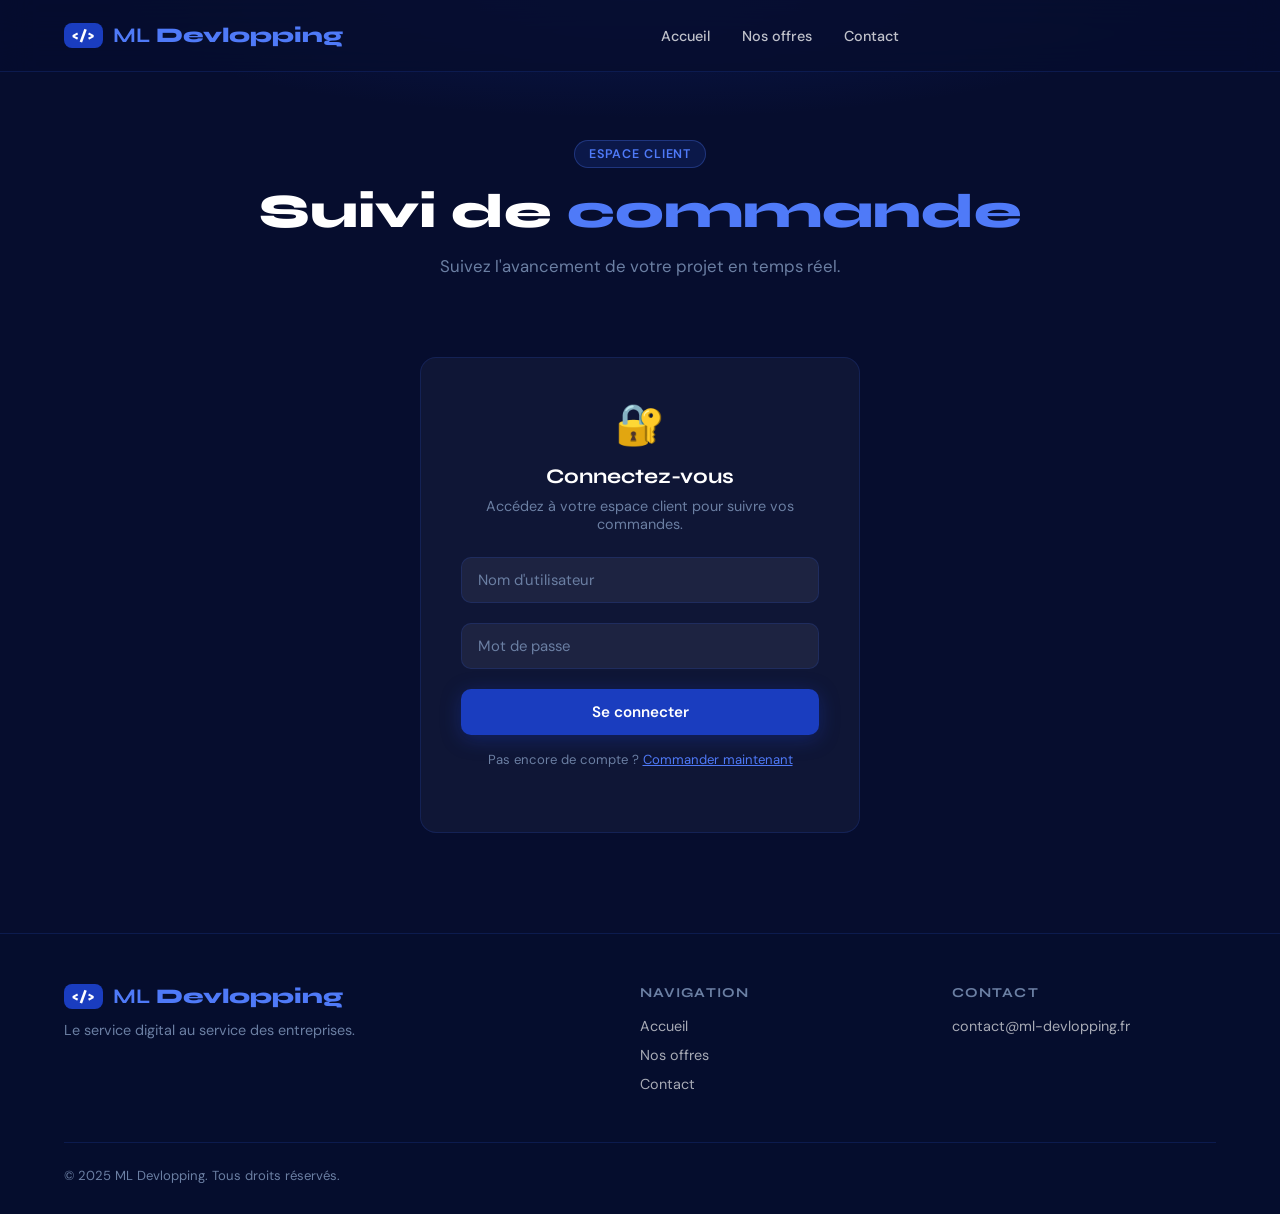
<file: order-confirm.html>
<!DOCTYPE html>
<html lang="fr">
<head>
  <meta charset="UTF-8" />
  <meta name="viewport" content="width=device-width, initial-scale=1.0" />
  <title>Suivi de commande — ML Devlopping</title>
  <link rel="stylesheet" href="style.css" />
  <style>
    .page-hero {
      padding: 140px 5vw 60px;
      text-align: center;
      background: radial-gradient(ellipse 60% 50% at 50% 0%, rgba(26,61,191,0.2), transparent 70%);
    }
    .tracker-wrap { max-width: 800px; margin: 0 auto; }
    .track-login-card {
      background: rgba(255,255,255,0.04);
      border: 1px solid var(--border); border-radius: var(--radius);
      padding: 40px; text-align: center; max-width: 440px; margin: 0 auto;
    }
    .track-login-card .icon { font-size: 2.5rem; margin-bottom: 14px; }
    .track-login-card h3 { font-family: 'Syne', sans-serif; font-size: 1.3rem; margin-bottom: 8px; }
    .track-login-card p { color: var(--text-muted); font-size: 0.9rem; margin-bottom: 24px; }
    .order-card {
      background: rgba(255,255,255,0.04);
      border: 1px solid var(--border); border-radius: var(--radius);
      padding: 32px; margin-bottom: 20px;
    }
    .order-header {
      display: flex; justify-content: space-between; align-items: flex-start;
      margin-bottom: 24px;
    }
    .order-id { color: var(--text-muted); font-size: 0.82rem; margin-bottom: 4px; }
    .order-plan { font-family: 'Syne', sans-serif; font-size: 1.2rem; font-weight: 700; }
    .order-price { font-family: 'Syne', sans-serif; font-size: 1.5rem; font-weight: 800; color: var(--accent-light); }
    .progress-steps { margin: 28px 0; }
    .steps-track {
      display: flex; align-items: center; position: relative;
      margin-bottom: 12px;
    }
    .step-item { flex: 1; display: flex; flex-direction: column; align-items: center; position: relative; }
    .step-circle {
      width: 36px; height: 36px; border-radius: 50%;
      background: rgba(255,255,255,0.06); border: 2px solid var(--border);
      display: flex; align-items: center; justify-content: center;
      font-size: 0.8rem; font-weight: 700; position: relative; z-index: 1;
      transition: all .4s;
    }
    .step-circle.done { background: var(--primary); border-color: var(--accent); color: white; }
    .step-circle.active { background: rgba(45,91,227,0.3); border-color: var(--accent-light); color: var(--accent-light); animation: pulse-glow 2s infinite; }
    .step-line {
      position: absolute; top: 18px; left: calc(50% + 18px);
      right: calc(-50% + 18px); height: 2px;
      background: var(--border); z-index: 0; transition: background .4s;
    }
    .step-line.done { background: var(--primary); }
    .step-item:last-child .step-line { display: none; }
    .step-labels { display: flex; }
    .step-label { flex: 1; text-align: center; font-size: 0.72rem; color: var(--text-muted); padding-top: 8px; }
    .step-label.active { color: var(--accent-light); font-weight: 600; }
    .step-label.done { color: rgba(255,255,255,0.7); }
    .message-box {
      background: rgba(45,91,227,0.1); border: 1px solid rgba(79,122,248,0.3);
      border-radius: var(--radius-sm); padding: 18px 20px; margin-top: 20px;
    }
    .message-box h4 { font-size: 0.85rem; color: var(--accent-light); font-weight: 600; margin-bottom: 6px; }
    .message-box p { color: rgba(255,255,255,0.8); font-size: 0.9rem; }
    .mini-order {
      display: flex; justify-content: space-between; align-items: center;
      padding: 14px 0; border-bottom: 1px solid var(--border);
      cursor: pointer; transition: opacity .2s;
    }
    .mini-order:hover { opacity: .75; }
    .mini-order:last-child { border-bottom: none; }
    .mini-plan { font-weight: 600; font-size: 0.92rem; }
    .mini-date { color: var(--text-muted); font-size: 0.8rem; }
  </style>
</head>
<body>

<nav>
  <a href="index.html" class="nav-logo">
    <span class="logo-icon">&lt;/&gt;</span>
    <span><b>ML</b> Devlopping</span>
  </a>
  <ul class="nav-links">
    <li><a href="index.html">Accueil</a></li>
    <li><a href="shop.html">Nos offres</a></li>
    <li><a href="contact.html">Contact</a></li>
  </ul>
  <span id="navUser" style="color:var(--text-muted);font-size:0.88rem"></span>
</nav>

<div class="page-hero">
  <span class="section-tag">Espace client</span>
  <h1 class="section-title">Suivi de <span class="text-accent">commande</span></h1>
  <p class="section-subtitle" style="margin:0 auto;text-align:center">Suivez l'avancement de votre projet en temps réel.</p>
</div>

<section style="padding-top:20px">
  <div class="tracker-wrap">
    <div id="alertBox"></div>

    <!-- NOT LOGGED IN -->
    <div id="loginSection">
      <div class="track-login-card animate-in">
        <div class="icon">🔐</div>
        <h3>Connectez-vous</h3>
        <p>Accédez à votre espace client pour suivre vos commandes.</p>
        <div class="form-group">
          <input type="text" id="tlUser" placeholder="Nom d'utilisateur" />
        </div>
        <div class="form-group" style="margin-bottom:20px">
          <input type="password" id="tlPass" placeholder="Mot de passe" />
        </div>
        <button class="btn btn-primary" style="width:100%" onclick="doTrackLogin(event)">Se connecter</button>
        <p style="margin-top:16px;font-size:0.82rem">Pas encore de compte ? <a href="shop.html" style="color:var(--accent-light)">Commander maintenant</a></p>
      </div>
    </div>

    <!-- LOGGED IN - ORDERS -->
    <div id="ordersSection" style="display:none">
      <div style="display:flex;justify-content:space-between;align-items:center;margin-bottom:24px">
        <div>
          <h2 style="font-family:'Syne',sans-serif;font-size:1.4rem;font-weight:700" id="welcomeName">Bonjour !</h2>
          <p style="color:var(--text-muted);font-size:0.88rem">Voici vos commandes en cours.</p>
        </div>
        <button onclick="logout()" style="background:none;border:1px solid var(--border);border-radius:8px;color:var(--text-muted);padding:8px 16px;cursor:pointer;font-size:0.85rem">Se déconnecter</button>
      </div>
      <div id="ordersList"></div>
    </div>

    <!-- ORDER DETAIL -->
    <div id="orderDetail" style="display:none">
      <button onclick="backToList()" style="background:none;border:none;color:var(--accent-light);cursor:pointer;font-size:0.9rem;margin-bottom:20px;padding:0">← Retour à mes commandes</button>
      <div class="order-card">
        <div class="order-header">
          <div>
            <div class="order-id" id="detailId"></div>
            <div class="order-plan" id="detailPlan"></div>
          </div>
          <div style="text-align:right">
            <div id="detailBadge"></div>
            <div class="order-price" id="detailPrice"></div>
          </div>
        </div>

        <div class="progress-steps">
          <div class="steps-track" id="stepsTrack">
            <div class="step-item" data-step="0">
              <div class="step-circle" id="step0">📥</div>
              <div class="step-line" id="line0"></div>
            </div>
            <div class="step-item" data-step="1">
              <div class="step-circle" id="step1">⚙️</div>
              <div class="step-line" id="line1"></div>
            </div>
            <div class="step-item" data-step="2">
              <div class="step-circle" id="step2">🎨</div>
              <div class="step-line" id="line2"></div>
            </div>
            <div class="step-item" data-step="3">
              <div class="step-circle" id="step3">🔍</div>
              <div class="step-line" id="line3"></div>
            </div>
            <div class="step-item" data-step="4">
              <div class="step-circle" id="step4">✅</div>
              <div class="step-line" id="line4"></div>
            </div>
          </div>
          <div class="step-labels">
            <span class="step-label" id="label0">Reçue</span>
            <span class="step-label" id="label1">En cours</span>
            <span class="step-label" id="label2">Préparation</span>
            <span class="step-label" id="label3">Finalisation</span>
            <span class="step-label" id="label4">Terminée</span>
          </div>
        </div>

        <div style="display:grid;grid-template-columns:1fr 1fr;gap:14px;margin-top:20px">
          <div style="background:rgba(255,255,255,0.03);border:1px solid var(--border);border-radius:10px;padding:14px">
            <div style="color:var(--text-muted);font-size:0.78rem">Plan souscrit</div>
            <div style="font-weight:600;margin-top:4px" id="detailPlan2"></div>
          </div>
          <div style="background:rgba(255,255,255,0.03);border:1px solid var(--border);border-radius:10px;padding:14px">
            <div style="color:var(--text-muted);font-size:0.78rem">Date de commande</div>
            <div style="font-weight:600;margin-top:4px" id="detailDate"></div>
          </div>
        </div>

        <div id="descBlock" style="display:none;margin-top:14px;background:rgba(255,255,255,0.03);border:1px solid var(--border);border-radius:10px;padding:14px">
          <div style="color:var(--text-muted);font-size:0.78rem;margin-bottom:4px">Description du projet</div>
          <div style="font-size:0.9rem" id="detailDesc"></div>
        </div>

        <div id="mlMessageBlock" style="display:none" class="message-box">
          <h4>💬 Message de ML Devlopping</h4>
          <p id="mlMessage"></p>
        </div>
      </div>
    </div>
  </div>
</section>

<footer>
  <div class="footer-grid">
    <div class="footer-brand">
      <a href="index.html" class="nav-logo"><span class="logo-icon">&lt;/&gt;</span><span><b>ML</b> Devlopping</span></a>
      <p>Le service digital au service des entreprises.</p>
    </div>
    <div class="footer-col">
      <h4>Navigation</h4>
      <ul>
        <li><a href="index.html">Accueil</a></li>
        <li><a href="shop.html">Nos offres</a></li>
        <li><a href="contact.html">Contact</a></li>
      </ul>
    </div>
    <div class="footer-col">
      <h4>Contact</h4>
      <ul>
        <li><a href="mailto:contact@ml-devlopping.fr">contact@ml-devlopping.fr</a></li>
      </ul>
    </div>
  </div>
  <div class="footer-bottom">
    <p>© 2025 ML Devlopping. Tous droits réservés.</p>
  </div>
</footer>

<script>
const SUPABASE_URL = 'https://gktawbaposndfxijkxdk.supabase.co';
const SUPABASE_KEY = 'eyJhbGciOiJIUzI1NiIsInR5cCI6IkpXVCJ9.eyJpc3MiOiJzdXBhYmFzZSIsInJlZiI6ImdrdGF3YmFwb3NuZGZ4aWpreGRrIiwicm9sZSI6ImFub24iLCJpYXQiOjE3NjQwNzUyNDUsImV4cCI6MjA3OTY1MTI0NX0.tY-CHuyb2zr9s6hlGkwmrdTvg920VVNghI9S45CjwKk';

const SB_HEADERS = {
  'apikey': SUPABASE_KEY,
  'Authorization': 'Bearer ' + SUPABASE_KEY,
};

const STATUS_MAP = {
  pending:      { label: 'En attente',    badge: 'badge-pending',  step: 0 },
  en_cours:     { label: 'En cours',      badge: 'badge-progress', step: 1 },
  preparation:  { label: 'Préparation',   badge: 'badge-prep',     step: 2 },
  finalisation: { label: 'Finalisation',  badge: 'badge-final',    step: 3 },
  termine:      { label: 'Terminée ✅',   badge: 'badge-done',     step: 4 },
  cloturee:      { label: 'Commande Cloturée 🔒',   badge: 'badge-closed',     step: 5 }
};

let currentUser = null;
let currentOrders = [];

window.addEventListener('DOMContentLoaded', async () => {
  const saved = localStorage.getItem('ml_user');
  if (saved) {
    try {
      currentUser = JSON.parse(saved);
      await showOrders();

      // Vérifier si un ID de commande est passé en paramètre
      const params = new URLSearchParams(location.search);
      const orderId = params.get('id');
      if (orderId) {
        await loadAndShowOrder(parseInt(orderId));
      }
    } catch (err) {
      console.error('Erreur init:', err);
      localStorage.removeItem('ml_user');
    }
  }
});

// FIX: Passer event en paramètre
async function doTrackLogin(e) {
  const btn = e.currentTarget;
  const username = document.getElementById('tlUser').value.trim();
  const password = document.getElementById('tlPass').value;
  if (!username || !password) return showMainAlert('Remplissez tous les champs.', 'error');

  btn.textContent = 'Connexion...';
  btn.disabled = true;

  try {
    const res = await fetch(
      `${SUPABASE_URL}/rest/v1/users?username=eq.${encodeURIComponent(username)}&select=*`,
      { headers: SB_HEADERS }
    );
    const data = await res.json();

    if (!data.length) {
      showMainAlert('Utilisateur introuvable.', 'error');
      btn.textContent = 'Se connecter';
      btn.disabled = false;
      return;
    }

    const user = data[0];
    if (user.password_hash !== btoa(password)) {
      showMainAlert('Mot de passe incorrect.', 'error');
      btn.textContent = 'Se connecter';
      btn.disabled = false;
      return;
    }

    currentUser = {
      id: user.id,
      username: user.username,
      email: user.email,
      fullName: (user.first_name || '') + ' ' + (user.last_name || ''),
      discordUsername: user.discord_username || null
    };
    localStorage.setItem('ml_user', JSON.stringify(currentUser));
    document.getElementById('alertBox').innerHTML = '';
    await showOrders();

  } catch (err) {
    showMainAlert('Erreur de connexion. Réessayez.', 'error');
    console.error(err);
  }

  btn.textContent = 'Se connecter';
  btn.disabled = false;
}

function showMainAlert(msg, type) {
  document.getElementById('alertBox').innerHTML = `<div class="alert ${type}">${msg}</div>`;
}

async function showOrders() {
  document.getElementById('loginSection').style.display = 'none';
  document.getElementById('ordersSection').style.display = '';
  document.getElementById('welcomeName').textContent = `Bonjour, ${currentUser.fullName?.trim() || currentUser.username} 👋`;
  document.getElementById('navUser').textContent = currentUser.discordUsername
    ? `${currentUser.username} · 💬 @${currentUser.discordUsername}`
    : currentUser.username;

  try {
    const res = await fetch(
      `${SUPABASE_URL}/rest/v1/orders?user_id=eq.${currentUser.id}&order=created_at.desc`,
      { headers: SB_HEADERS }
    );
    currentOrders = await res.json();
    renderOrdersList();
  } catch (err) {
    console.error('Erreur chargement commandes:', err);
  }
}

function renderOrdersList() {
  const container = document.getElementById('ordersList');
  if (!currentOrders.length) {
    container.innerHTML = '<div class="card" style="text-align:center;padding:40px"><div style="font-size:2rem;margin-bottom:12px">📦</div><p style="color:var(--text-muted)">Aucune commande pour l\'instant. <a href="shop.html" style="color:var(--accent-light)">Commander maintenant</a></p></div>';
    return;
  }
  container.innerHTML = currentOrders.map(o => {
    const st = STATUS_MAP[o.status] || STATUS_MAP.pending;
    const date = new Date(o.created_at).toLocaleDateString('fr-FR', { day:'2-digit', month:'long', year:'numeric' });
    return `<div class="order-card" onclick="showOrderDetail(${o.id})" style="cursor:pointer">
      <div class="order-header" style="margin-bottom:16px">
        <div>
          <div class="order-id">Commande #${o.id}</div>
          <div class="order-plan">${o.plan}</div>
          <div style="color:var(--text-muted);font-size:0.8rem;margin-top:4px">${date}</div>
        </div>
        <div style="text-align:right">
          <span class="badge ${st.badge}">${st.label}</span>
          <div class="order-price" style="font-size:1.2rem;margin-top:8px">${o.price}€/mois</div>
        </div>
      </div>
      <div style="color:var(--text-muted);font-size:0.82rem">Cliquez pour voir les détails →</div>
    </div>`;
  }).join('');
}

async function loadAndShowOrder(orderId) {
  try {
    const res = await fetch(
      `${SUPABASE_URL}/rest/v1/orders?id=eq.${orderId}&user_id=eq.${currentUser.id}&select=*`,
      { headers: SB_HEADERS }
    );
    const data = await res.json();
    if (data.length) renderOrderDetail(data[0]);
  } catch (err) {
    console.error('Erreur chargement commande:', err);
  }
}

function showOrderDetail(orderId) {
  const order = currentOrders.find(o => o.id === orderId);
  if (order) renderOrderDetail(order);
}

function renderOrderDetail(order) {
  document.getElementById('ordersSection').style.display = 'none';
  document.getElementById('orderDetail').style.display = '';

  const st = STATUS_MAP[order.status] || STATUS_MAP.pending;
  const stepIndex = st.step;
  const date = new Date(order.created_at).toLocaleDateString('fr-FR', { day:'2-digit', month:'long', year:'numeric' });

  document.getElementById('detailId').textContent = `Commande #${order.id}`;
  document.getElementById('detailPlan').textContent = order.plan;
  document.getElementById('detailPlan2').textContent = order.plan;
  document.getElementById('detailPrice').textContent = order.price + '€/mois';
  document.getElementById('detailDate').textContent = date;
  document.getElementById('detailBadge').innerHTML = `<span class="badge ${st.badge}">${st.label}</span>`;

  for (let i = 0; i <= 4; i++) {
    const circle = document.getElementById('step' + i);
    const line   = document.getElementById('line' + i);
    const label  = document.getElementById('label' + i);
    circle.className = 'step-circle ' + (i < stepIndex ? 'done' : i === stepIndex ? 'active' : '');
    if (line) line.className = 'step-line ' + (i < stepIndex ? 'done' : '');
    label.className = 'step-label ' + (i < stepIndex ? 'done' : i === stepIndex ? 'active' : '');
  }

  if (order.description) {
    document.getElementById('descBlock').style.display = '';
    document.getElementById('detailDesc').textContent = order.description;
  } else {
    document.getElementById('descBlock').style.display = 'none';
  }

  if (order.ml_message) {
    document.getElementById('mlMessageBlock').style.display = '';
    document.getElementById('mlMessage').textContent = order.ml_message;
  } else {
    document.getElementById('mlMessageBlock').style.display = 'none';
  }
}

function backToList() {
  document.getElementById('orderDetail').style.display = 'none';
  document.getElementById('ordersSection').style.display = '';
  showOrders();
}

function logout() {
  localStorage.removeItem('ml_user');
  currentUser = null;
  currentOrders = [];
  document.getElementById('ordersSection').style.display = 'none';
  document.getElementById('orderDetail').style.display = 'none';
  document.getElementById('loginSection').style.display = '';
  document.getElementById('navUser').textContent = '';
  document.getElementById('alertBox').innerHTML = '';
}
</script>
</body>
</html>
</file>
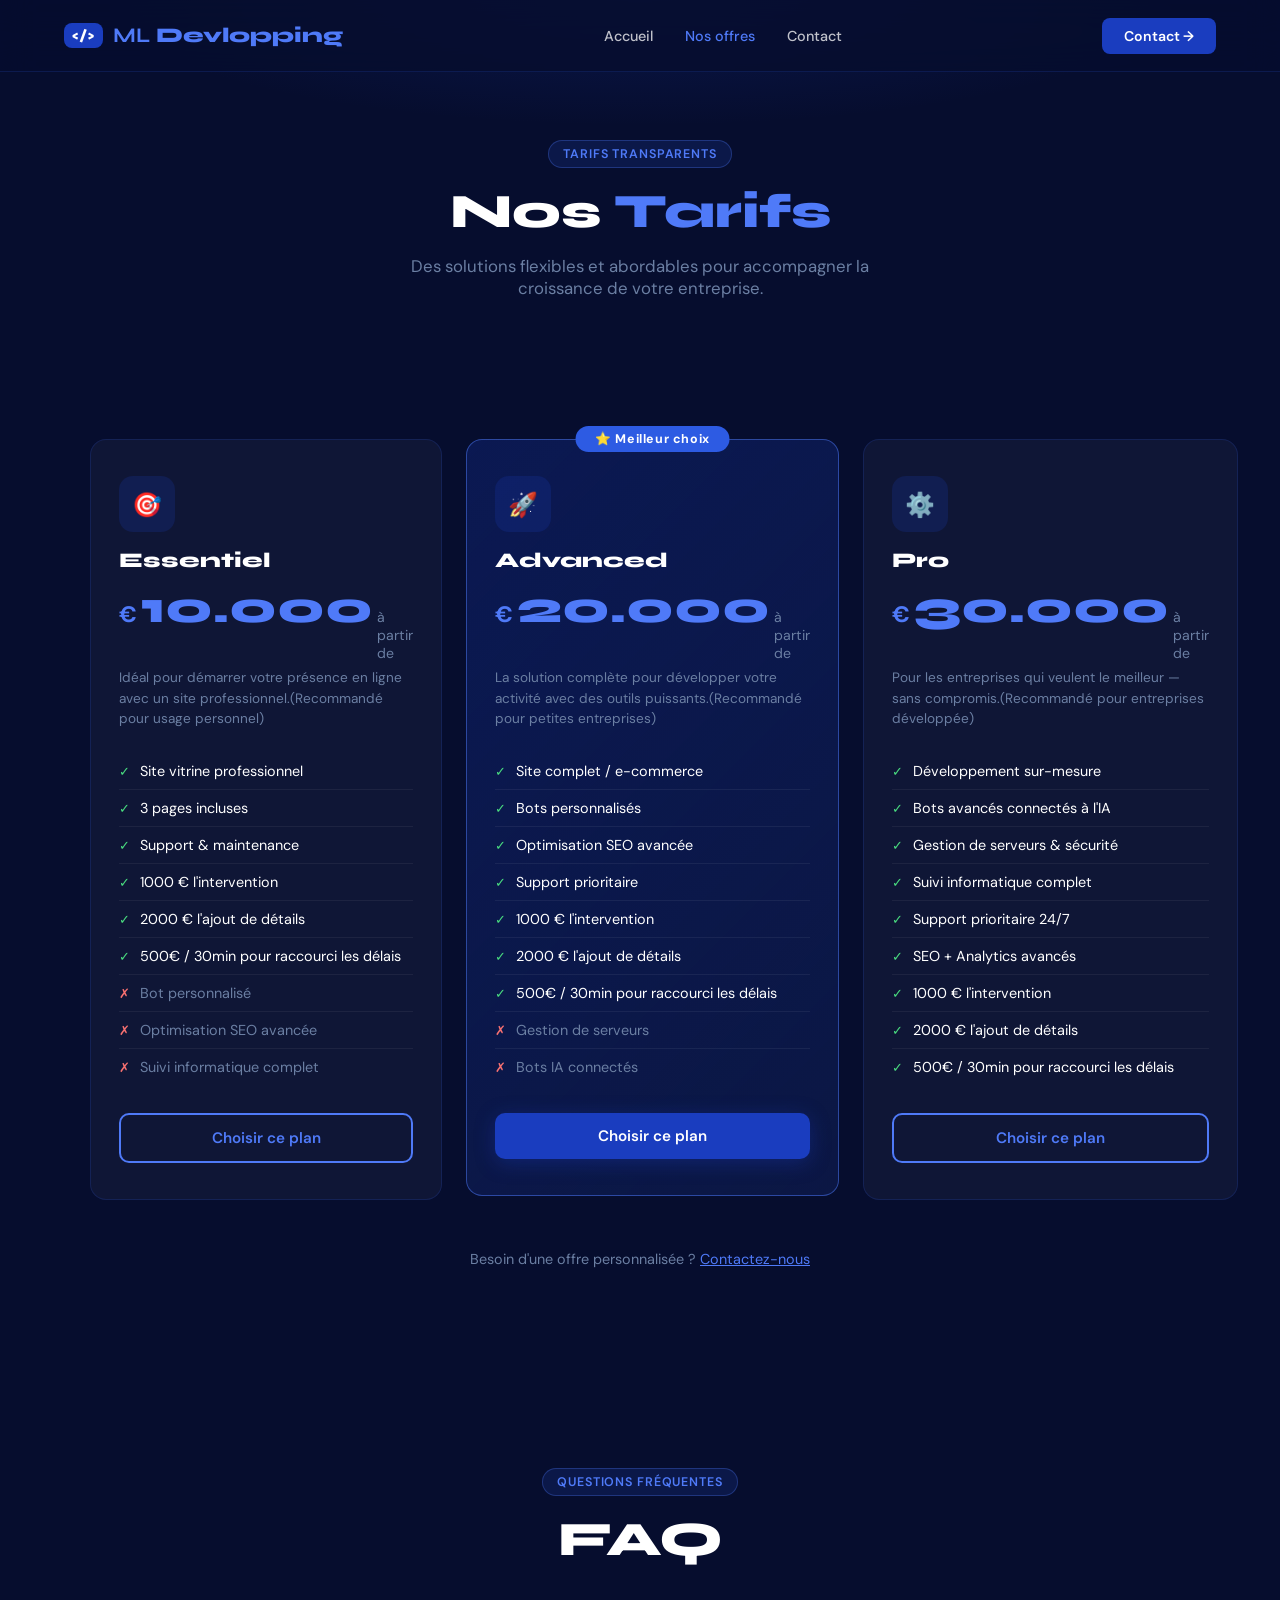
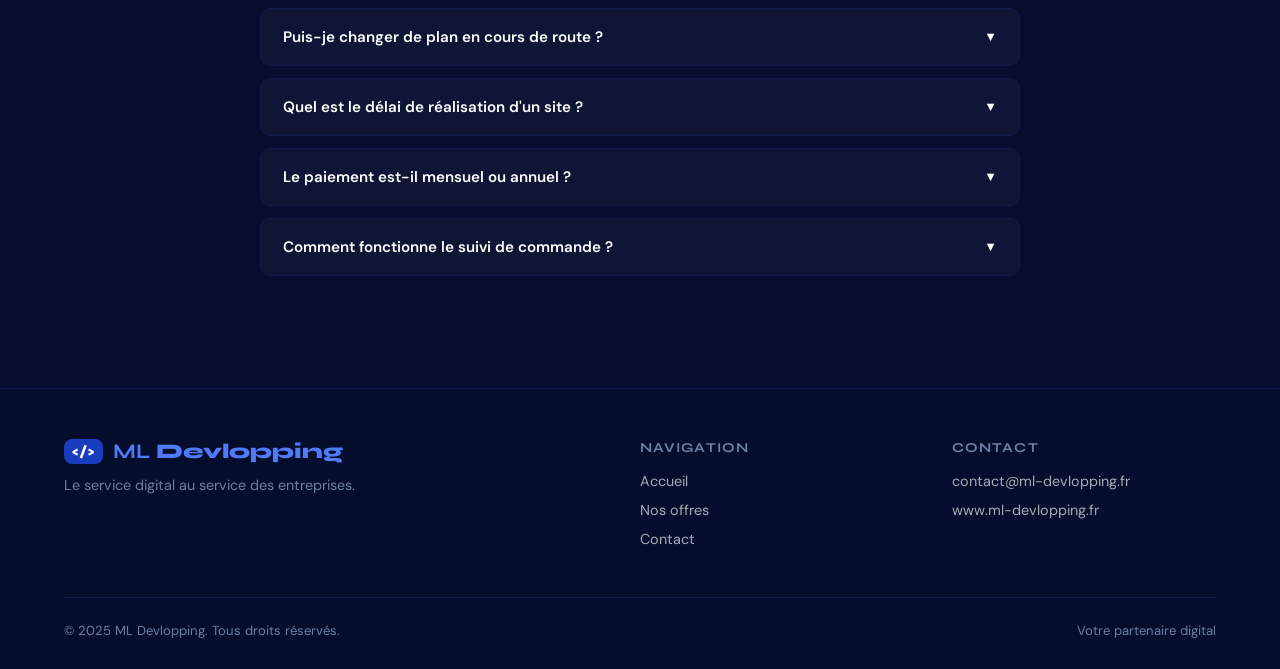
<file: shop.html>
<!DOCTYPE html>
<html lang="fr">
<head>
  <meta charset="UTF-8" />
  <meta name="viewport" content="width=device-width, initial-scale=1.0" />
  <title>Nos Tarifs — ML Devlopping</title>
  <link rel="stylesheet" href="style.css" />
  <style>
    .page-hero {
      padding: 140px 5vw 60px;
      text-align: center;
      background: radial-gradient(ellipse 60% 50% at 50% 0%, rgba(26,61,191,0.2), transparent 70%);
    }
    .pricing-grid {
      display: grid; grid-template-columns: repeat(3, 1fr);
      gap: 24px; max-width: 1100px; margin: 60px auto 0;
      align-items: start;
    }
    .pricing-card {
      background: rgba(255,255,255,0.04);
      border: 1px solid var(--border);
      border-radius: var(--radius);
      padding: 36px 28px;
      position: relative;
      transition: all .3s;
    }
    .pricing-card:hover { transform: translateY(-6px); box-shadow: var(--shadow-lg); }
    .pricing-card.featured {
      background: linear-gradient(135deg, rgba(26,61,191,0.25), rgba(13,26,74,0.8));
      border-color: rgba(79,122,248,0.5);
      transform: scale(1.03);
    }
    .pricing-card.featured:hover { transform: scale(1.03) translateY(-6px); }
    .best-badge {
      position: absolute; top: -14px; left: 50%; transform: translateX(-50%);
      background: var(--accent); color: white;
      padding: 5px 20px; border-radius: 20px;
      font-size: 0.78rem; font-weight: 700; letter-spacing: .05em;
      white-space: nowrap;
    }
    .plan-icon {
      width: 56px; height: 56px;
      background: rgba(26,61,191,0.2); border-radius: 14px;
      display: flex; align-items: center; justify-content: center;
      font-size: 1.5rem; margin-bottom: 16px;
    }
    .plan-name { font-family: 'Syne', sans-serif; font-size: 1.3rem; font-weight: 800; margin-bottom: 8px; }
    .plan-price { display: flex; align-items: baseline; gap: 4px; margin-bottom: 6px; }
    .plan-price .amount { font-family: 'Syne', sans-serif; font-size: 2.8rem; font-weight: 800; color: var(--accent-light); }
    .plan-price .currency { font-size: 1.4rem; font-weight: 700; color: var(--accent-light); }
    .plan-price .period { color: var(--text-muted); font-size: 0.88rem; }
    .plan-desc { color: var(--text-muted); font-size: 0.85rem; margin-bottom: 24px; line-height: 1.5; }
    .plan-features { list-style: none; margin-bottom: 28px; }
    .plan-features li {
      display: flex; align-items: center; gap: 10px;
      padding: 9px 0; border-bottom: 1px solid rgba(255,255,255,0.06);
      font-size: 0.9rem;
    }
    .plan-features li:last-child { border-bottom: none; }
    .plan-features li .fi { color: #4ade80; font-size: 0.8rem; }
    .plan-features li .fi-x { color: #f87171; font-size: 0.8rem; }
    .faq-section { max-width: 760px; margin: 0 auto; }
    .faq-item { border: 1px solid var(--border); border-radius: var(--radius-sm); margin-bottom: 12px; overflow: hidden; }
    .faq-question {
      padding: 18px 22px; cursor: pointer;
      display: flex; justify-content: space-between; align-items: center;
      font-weight: 600; font-size: 0.95rem;
      background: rgba(255,255,255,0.03); transition: background .2s;
    }
    .faq-question:hover { background: rgba(255,255,255,0.06); }
    .faq-question .chevron { transition: transform .3s; font-size: 0.8rem; }
    .faq-item.open .faq-question .chevron { transform: rotate(180deg); }
    .faq-answer {
      padding: 0 22px; max-height: 0; overflow: hidden;
      transition: max-height .3s ease, padding .3s;
      color: var(--text-muted); font-size: 0.9rem; line-height: 1.7;
    }
    .faq-item.open .faq-answer { max-height: 200px; padding: 0 22px 18px; }
    .discord-hint {
      display: flex; align-items: flex-start; gap: 10px;
      background: rgba(88,101,242,0.1); border: 1px solid rgba(88,101,242,0.3);
      border-radius: 10px; padding: 12px 14px; margin-top: 6px;
      font-size: 0.8rem; color: rgba(255,255,255,0.7); line-height: 1.5;
    }
    .discord-hint .dc-icon { font-size: 1rem; min-width: 18px; }
    .modal-overlay { align-items: flex-start !important; overflow-y: auto !important; padding: 40px 16px !important; }
    .modal { margin: auto; max-height: none !important; }
    @media(max-width: 900px) {
      .pricing-grid { grid-template-columns: 1fr; }
      .pricing-card.featured { transform: none; }
    }
  </style>
</head>
<body>

<nav>
  <a href="index.html" class="nav-logo">
    <span class="logo-icon">&lt;/&gt;</span>
    <span><b>ML</b> Devlopping</span>
  </a>
  <ul class="nav-links">
    <li><a href="index.html">Accueil</a></li>
    <li><a href="shop.html" class="active">Nos offres</a></li>
    <li><a href="contact.html">Contact</a></li>
  </ul>
  <a href="contact.html" class="nav-cta">Contact →</a>
</nav>

<div class="page-hero">
  <span class="section-tag">Tarifs transparents</span>
  <h1 class="section-title">Nos <span class="text-accent">Tarifs</span></h1>
  <p class="section-subtitle" style="margin:0 auto;text-align:center">Des solutions flexibles et abordables pour accompagner la croissance de votre entreprise.</p>
</div>

<section style="padding-top:20px">
  <div class="pricing-grid">
    <div class="pricing-card animate-in">
      <div class="plan-icon">🎯</div>
      <div class="plan-name">Essentiel</div>
      <div class="plan-price">
        <span class="currency">€</span><span class="amount">10.000</span><span class="period">à partir de </span>
      </div>
      <p class="plan-desc">Idéal pour démarrer votre présence en ligne avec un site professionnel.(Recommandé pour usage personnel)</p>
      <ul class="plan-features">
        <li><span class="fi">✓</span> Site vitrine professionnel</li>
        <li><span class="fi">✓</span> 3 pages incluses</li>
        <li><span class="fi">✓</span> Support &amp; maintenance</li>
        <li><span class="fi">✓</span> 1000 € l'intervention</li>
        <li><span class="fi">✓</span> 2000 € l'ajout de détails</li>
        <li><span class="fi">✓</span> 500€ / 30min pour raccourci les délais</li>
        <li><span class="fi-x">✗</span> <span style="color:var(--text-muted)">Bot personnalisé</span></li>
        <li><span class="fi-x">✗</span> <span style="color:var(--text-muted)">Optimisation SEO avancée</span></li>
        <li><span class="fi-x">✗</span> <span style="color:var(--text-muted)">Suivi informatique complet</span></li>
      </ul>
      <button class="btn btn-outline" style="width:100%" onclick="openOrder('Essentiel','10000')">Choisir ce plan</button>
    </div>

    <div class="pricing-card featured animate-in delay-1">
      <div class="best-badge">⭐ Meilleur choix</div>
      <div class="plan-icon">🚀</div>
      <div class="plan-name">Advanced</div>
      <div class="plan-price">
        <span class="currency">€</span><span class="amount">20.000</span><span class="period">à partir de </span>
      </div>
      <p class="plan-desc">La solution complète pour développer votre activité avec des outils puissants.(Recommandé pour petites entreprises)</p>
      <ul class="plan-features">
        <li><span class="fi">✓</span> Site complet / e-commerce</li>
        <li><span class="fi">✓</span> Bots personnalisés</li>
        <li><span class="fi">✓</span> Optimisation SEO avancée</li>
        <li><span class="fi">✓</span> Support prioritaire</li>
        <li><span class="fi">✓</span> 1000 € l'intervention</li>
        <li><span class="fi">✓</span> 2000 € l'ajout de détails</li>
        <li><span class="fi">✓</span> 500€ / 30min pour raccourci les délais</li>
        <li><span class="fi-x">✗</span> <span style="color:var(--text-muted)">Gestion de serveurs</span></li>
        <li><span class="fi-x">✗</span> <span style="color:var(--text-muted)">Bots IA connectés</span></li>
      </ul>
      <button class="btn btn-primary" style="width:100%" onclick="openOrder('Advanced','20000')">Choisir ce plan</button>
    </div>

    <div class="pricing-card animate-in delay-2">
      <div class="plan-icon">⚙️</div>
      <div class="plan-name">Pro</div>
      <div class="plan-price">
        <span class="currency">€</span><span class="amount">30.000</span><span class="period">à partir de </span>
      </div>
      <p class="plan-desc">Pour les entreprises qui veulent le meilleur — sans compromis.(Recommandé pour entreprises développée)</p>
      <ul class="plan-features">
        <li><span class="fi">✓</span> Développement sur-mesure</li>
        <li><span class="fi">✓</span> Bots avancés connectés à l'IA</li>
        <li><span class="fi">✓</span> Gestion de serveurs &amp; sécurité</li>
        <li><span class="fi">✓</span> Suivi informatique complet</li>
        <li><span class="fi">✓</span> Support prioritaire 24/7</li>
        <li><span class="fi">✓</span> SEO + Analytics avancés</li>
        <li><span class="fi">✓</span> 1000 € l'intervention</li>
        <li><span class="fi">✓</span> 2000 € l'ajout de détails</li>
        <li><span class="fi">✓</span> 500€ / 30min pour raccourci les délais</li>
      </ul>
      <button class="btn btn-outline" style="width:100%" onclick="openOrder('Pro','30000')">Choisir ce plan</button>
    </div>
  </div>

  <div style="text-align:center;margin-top:50px;max-width:1100px;margin-left:auto;margin-right:auto">
    <p style="color:var(--text-muted);font-size:0.9rem">Besoin d'une offre personnalisée ? <a href="contact.html" style="color:var(--accent-light)">Contactez-nous</a></p>
  </div>
</section>

<section>
  <div style="max-width:760px;margin:0 auto;text-align:center;margin-bottom:40px">
    <span class="section-tag">Questions fréquentes</span>
    <h2 class="section-title">FAQ</h2>
  </div>
  <div class="faq-section">
    <div class="faq-item">
      <div class="faq-question" onclick="toggleFaq(this)">
        <span>Puis-je changer de plan en cours de route ?</span><span class="chevron">▼</span>
      </div>
      <div class="faq-answer">Oui, vous pouvez upgrader ou downgrader votre plan à tout moment. Contactez-nous et nous nous occuperons de la transition.</div>
    </div>
    <div class="faq-item">
      <div class="faq-question" onclick="toggleFaq(this)">
        <span>Quel est le délai de réalisation d'un site ?</span><span class="chevron">▼</span>
      </div>
      <div class="faq-answer">En fonction de la complexité, un site vitrine est livré en 1 à 2 semaines. Un site e-commerce ou sur mesure peut prendre 3 à 6 semaines.</div>
    </div>
    <div class="faq-item">
      <div class="faq-question" onclick="toggleFaq(this)">
        <span>Le paiement est-il mensuel ou annuel ?</span><span class="chevron">▼</span>
      </div>
      <div class="faq-answer">Nos tarifs sont affichés par mois. Nous proposons également des remises pour les engagements annuels — contactez-nous pour en savoir plus.</div>
    </div>
    <div class="faq-item">
      <div class="faq-question" onclick="toggleFaq(this)">
        <span>Comment fonctionne le suivi de commande ?</span><span class="chevron">▼</span>
      </div>
      <div class="faq-answer">Après votre commande, vous recevrez un message privé Discord avec le récapitulatif. Vous serez notifié à chaque changement de statut directement sur Discord.</div>
    </div>
  </div>
</section>

<!-- ORDER MODAL -->
<div class="modal-overlay" id="orderModal">
  <div class="modal">
    <button class="modal-close" onclick="closeOrder()">×</button>
    <h2>Commander — <span id="modalPlanName" class="text-accent"></span></h2>
    <p>Créez votre compte pour accéder au suivi de commande. <strong style="color:var(--accent-light)" id="modalPlanPrice"></strong>/mois</p>
    <div id="orderAlert"></div>

    <div style="display:flex;gap:0;margin-bottom:22px;border:1px solid var(--border);border-radius:var(--radius-sm);overflow:hidden">
      <button id="tabLogin" onclick="switchTab('login')" style="flex:1;padding:11px;background:var(--primary);color:white;border:none;cursor:pointer;font-family:'DM Sans',sans-serif;font-weight:600;font-size:0.88rem">Connexion</button>
      <button id="tabRegister" onclick="switchTab('register')" style="flex:1;padding:11px;background:transparent;color:var(--text-muted);border:none;cursor:pointer;font-family:'DM Sans',sans-serif;font-weight:600;font-size:0.88rem">Créer un compte</button>
    </div>

    <!-- Login Form -->
    <div id="loginForm">
      <div class="form-group">
        <label>Nom d'utilisateur</label>
        <input type="text" id="loginUser" placeholder="votre_pseudo" />
      </div>
      <div class="form-group">
        <label>Mot de passe</label>
        <input type="password" id="loginPass" placeholder="••••••••" />
      </div>
      <button class="btn btn-primary" style="width:100%" onclick="doLogin(event)">Se connecter &amp; commander</button>
    </div>

    <!-- Register Form -->
    <div id="registerForm" style="display:none">
      <div class="form-row">
        <div class="form-group">
          <label>Prénom</label>
          <input type="text" id="regFirst" placeholder="Jean" />
        </div>
        <div class="form-group">
          <label>Nom</label>
          <input type="text" id="regLast" placeholder="Dupont" />
        </div>
      </div>
      <div class="form-group">
        <label>Email</label>
        <input type="email" id="regEmail" placeholder="jean@email.com" />
      </div>
      <div class="form-group">
        <label>Nom d'utilisateur</label>
        <input type="text" id="regUser" placeholder="jean_dupont" />
      </div>
      <div class="form-group">
        <label>Mot de passe</label>
        <input type="password" id="regPass" placeholder="Minimum 6 caractères" />
      </div>
      <div class="form-group">
        <label>Nom d'utilisateur Discord <span style="color:var(--accent-light)">*</span></label>
        <input type="text" id="regDiscord" placeholder="votre_pseudo_discord" />
        <div class="discord-hint">
          <span class="dc-icon">💬</span>
          <span>Entrez votre pseudo Discord (ex : <b>jean_dupont</b>). Vous recevrez vos notifications et messages directement en DM. Vous devez être membre de notre serveur.</span>
        </div>
      </div>
      <div class="form-group">
        <label>Description de votre projet</label>
        <textarea id="regDesc" rows="3" placeholder="Décrivez brièvement votre projet..."></textarea>
      </div>
      <button class="btn btn-primary" style="width:100%" onclick="doRegister(event)">Créer mon compte &amp; commander</button>
    </div>
  </div>
</div>

<footer>
  <div class="footer-grid">
    <div class="footer-brand">
      <a href="index.html" class="nav-logo"><span class="logo-icon">&lt;/&gt;</span><span><b>ML</b> Devlopping</span></a>
      <p>Le service digital au service des entreprises.</p>
    </div>
    <div class="footer-col">
      <h4>Navigation</h4>
      <ul>
        <li><a href="index.html">Accueil</a></li>
        <li><a href="shop.html">Nos offres</a></li>
        <li><a href="contact.html">Contact</a></li>
      </ul>
    </div>
    <div class="footer-col">
      <h4>Contact</h4>
      <ul>
        <li><a href="mailto:contact@ml-devlopping.fr">contact@ml-devlopping.fr</a></li>
        <li><a href="https://ml-devlopping.fr">www.ml-devlopping.fr</a></li>
      </ul>
    </div>
  </div>
  <div class="footer-bottom">
    <p>© 2025 ML Devlopping. Tous droits réservés.</p>
    <p>Votre partenaire digital</p>
  </div>
</footer>

<script>
const SUPABASE_URL = 'https://gktawbaposndfxijkxdk.supabase.co';
const SUPABASE_KEY = 'eyJhbGciOiJIUzI1NiIsInR5cCI6IkpXVCJ9.eyJpc3MiOiJzdXBhYmFzZSIsInJlZiI6ImdrdGF3YmFwb3NuZGZ4aWpreGRrIiwicm9sZSI6ImFub24iLCJpYXQiOjE3NjQwNzUyNDUsImV4cCI6MjA3OTY1MTI0NX0.tY-CHuyb2zr9s6hlGkwmrdTvg920VVNghI9S45CjwKk';

const SB_HEADERS = {
  'apikey': SUPABASE_KEY,
  'Authorization': 'Bearer ' + SUPABASE_KEY,
  'Content-Type': 'application/json',
};

let currentPlan = '', currentPrice = '';

function openOrder(plan, price) {
  currentPlan = plan;
  currentPrice = price;
  document.getElementById('modalPlanName').textContent = plan;
  document.getElementById('modalPlanPrice').textContent = price + '€';
  document.getElementById('orderModal').classList.add('open');
  document.getElementById('orderAlert').innerHTML = '';
}

function closeOrder() {
  document.getElementById('orderModal').classList.remove('open');
}

document.getElementById('orderModal').addEventListener('click', function(e) {
  if (e.target === this) closeOrder();
});

function switchTab(tab) {
  const isLogin = tab === 'login';
  document.getElementById('loginForm').style.display = isLogin ? '' : 'none';
  document.getElementById('registerForm').style.display = isLogin ? 'none' : '';
  document.getElementById('tabLogin').style.background = isLogin ? 'var(--primary)' : 'transparent';
  document.getElementById('tabLogin').style.color = isLogin ? 'white' : 'var(--text-muted)';
  document.getElementById('tabRegister').style.background = isLogin ? 'transparent' : 'var(--primary)';
  document.getElementById('tabRegister').style.color = isLogin ? 'var(--text-muted)' : 'white';
  document.getElementById('orderAlert').innerHTML = '';
}

function showAlert(msg, type) {
  document.getElementById('orderAlert').innerHTML = '<div class="alert ' + type + '">' + msg + '</div>';
}

function toggleFaq(el) {
  el.parentElement.classList.toggle('open');
}

// FIX: Vérifier si le Discord username est déjà pris
async function verifyDiscordUsername(username) {
  if (!username) return { ok: false, error: "Le nom d'utilisateur Discord est requis." };
  try {
    const res = await fetch(
      SUPABASE_URL + '/rest/v1/users?discord_username=eq.' + encodeURIComponent(username) + '&select=id',
      { headers: SB_HEADERS }
    );
    const data = await res.json();
    if (data.length > 0) {
      return { ok: false, error: 'Ce compte Discord est déjà lié à un compte existant.' };
    }
    return { ok: true };
  } catch (err) {
    return { ok: false, error: 'Erreur de vérification Discord.' };
  }
}

// FIX: Passer l'event en paramètre pour éviter l'erreur "event is not defined"
async function doLogin(e) {
  const btn = e.currentTarget;
  const username = document.getElementById('loginUser').value.trim();
  const password = document.getElementById('loginPass').value;
  if (!username || !password) return showAlert('Remplissez tous les champs.', 'error');

  btn.textContent = 'Connexion...';
  btn.disabled = true;

  try {
    const res = await fetch(
      SUPABASE_URL + '/rest/v1/users?username=eq.' + encodeURIComponent(username) + '&select=*',
      { headers: SB_HEADERS }
    );
    const data = await res.json();

    if (!data.length) {
      showAlert('Utilisateur introuvable.', 'error');
      btn.textContent = 'Se connecter & commander';
      btn.disabled = false;
      return;
    }

    const user = data[0];
    if (user.password_hash !== btoa(password)) {
      showAlert('Mot de passe incorrect.', 'error');
      btn.textContent = 'Se connecter & commander';
      btn.disabled = false;
      return;
    }

    await createOrder(user.id, user.username, user.email, (user.first_name || '') + ' ' + (user.last_name || ''), '', user.discord_username || '');
  } catch (err) {
    showAlert('Erreur de connexion. Réessayez.', 'error');
  }

  btn.textContent = 'Se connecter & commander';
  btn.disabled = false;
}

// FIX: Passer l'event en paramètre
async function doRegister(e) {
  const btn = e.currentTarget;
  const first       = document.getElementById('regFirst').value.trim();
  const last        = document.getElementById('regLast').value.trim();
  const email       = document.getElementById('regEmail').value.trim();
  const username    = document.getElementById('regUser').value.trim();
  const password    = document.getElementById('regPass').value;
  const discordUser = document.getElementById('regDiscord').value.trim();
  const desc        = document.getElementById('regDesc').value.trim();

  if (!first || !last || !email || !username || !password || !discordUser) {
    return showAlert('Remplissez tous les champs obligatoires, y compris le pseudo Discord.', 'error');
  }
  if (password.length < 6) return showAlert('Mot de passe trop court (min 6 caractères).', 'error');
  if (!email.includes('@')) return showAlert('Email invalide.', 'error');

  btn.textContent = 'Vérification Discord...';
  btn.disabled = true;

  try {
    // Vérifier unicité Discord
    const check = await verifyDiscordUsername(discordUser);
    if (!check.ok) {
      showAlert(check.error, 'error');
      btn.textContent = 'Créer mon compte & commander';
      btn.disabled = false;
      return;
    }

    btn.textContent = 'Création du compte...';

    // Vérifier unicité username/email
    const existsRes = await fetch(
      SUPABASE_URL + '/rest/v1/users?or=(username.eq.' + encodeURIComponent(username) + ',email.eq.' + encodeURIComponent(email) + ')&select=id',
      { headers: SB_HEADERS }
    );
    const existsData = await existsRes.json();
    if (existsData.length > 0) {
      showAlert("Ce nom d'utilisateur ou email est déjà utilisé.", 'error');
      btn.textContent = 'Créer mon compte & commander';
      btn.disabled = false;
      return;
    }

    const res = await fetch(SUPABASE_URL + '/rest/v1/users', {
      method: 'POST',
      headers: { ...SB_HEADERS, 'Prefer': 'return=representation' },
      body: JSON.stringify({
        first_name: first,
        last_name: last,
        email: email,
        username: username,
        password_hash: btoa(password),
        discord_username: discordUser
      })
    });

    if (!res.ok) {
      const err = await res.json();
      if (err.code === '23505') {
        showAlert("Ce nom d'utilisateur ou email existe déjà.", 'error');
      } else {
        showAlert('Erreur lors de la création du compte : ' + (err.message || 'inconnue'), 'error');
      }
      btn.textContent = 'Créer mon compte & commander';
      btn.disabled = false;
      return;
    }

    const [user] = await res.json();
    await createOrder(user.id, username, email, first + ' ' + last, desc, discordUser);
  } catch (err) {
    showAlert('Erreur inattendue. Réessayez.', 'error');
    console.error(err);
  }

  btn.textContent = 'Créer mon compte & commander';
  btn.disabled = false;
}

async function createOrder(userId, username, email, fullName, description, discordUsername) {
  description = description || '';
  discordUsername = discordUsername || '';

  try {
    const res = await fetch(SUPABASE_URL + '/rest/v1/orders', {
      method: 'POST',
      headers: { ...SB_HEADERS, 'Prefer': 'return=representation' },
      body: JSON.stringify({
        user_id: userId,
        plan: currentPlan,
        price: parseInt(currentPrice),
        status: 'pending',
        description: description,
        client_name: fullName.trim(),
        client_email: email,
        client_username: username,
        discord_username: discordUsername
      })
    });

    if (!res.ok) {
      const errData = await res.json();
      showAlert('Erreur lors de la commande : ' + (errData.message || 'inconnue'), 'error');
      return;
    }

    const [order] = await res.json();

    // Notifier le bot Discord
    await fetch(SUPABASE_URL + '/rest/v1/discord_notifications', {
      method: 'POST',
      headers: SB_HEADERS,
      body: JSON.stringify({ type: 'order', order_id: order.id, processed: false })
    });

    // Sauvegarder la session
    localStorage.setItem('ml_user', JSON.stringify({
      id: userId,
      username: username,
      email: email,
      fullName: fullName.trim(),
      discordUsername: discordUsername
    }));

    closeOrder();
    // Afficher un message de succès global
    const alertBox = document.createElement('div');
    alertBox.className = 'alert success';
    alertBox.style.cssText = 'position:fixed;top:20px;left:50%;transform:translateX(-50%);z-index:9999;padding:16px 24px;border-radius:12px;font-weight:600;background:#166534;border:1px solid #22c55e;color:#dcfce7;';
    alertBox.textContent = '✅ Commande passée avec succès ! Vous allez recevoir un DM Discord.';
    document.body.appendChild(alertBox);
    setTimeout(() => alertBox.remove(), 5000);

  } catch (err) {
    showAlert('Erreur lors de la commande. Réessayez.', 'error');
    console.error(err);
  }
}
</script>
</body>
</html>
</file>
<file: style.css>
@import url('https://fonts.googleapis.com/css2?family=Syne:wght@400;600;700;800&family=DM+Sans:wght@300;400;500;600&display=swap');

:root {
  --primary: #1a3dbf;
  --primary-dark: #0f2580;
  --accent: #2d5be3;
  --accent-light: #4f7af8;
  --dark: #060d2e;
  --dark2: #0d1a4a;
  --white: #ffffff;
  --gray: #f0f3ff;
  --text-muted: #6b7fa3;
  --success: #22c55e;
  --warning: #f59e0b;
  --danger: #ef4444;
  --border: rgba(45, 91, 227, 0.18);
  --shadow: 0 8px 40px rgba(26, 61, 191, 0.13);
  --shadow-lg: 0 20px 60px rgba(6, 13, 46, 0.22);
  --radius: 16px;
  --radius-sm: 10px;
}

*, *::before, *::after { box-sizing: border-box; margin: 0; padding: 0; }

html { scroll-behavior: smooth; }

body {
  font-family: 'DM Sans', sans-serif;
  background: var(--dark);
  color: var(--white);
  min-height: 100vh;
  overflow-x: hidden;
}

/* ── NAV ── */
nav {
  position: fixed; top: 0; left: 0; right: 0; z-index: 100;
  display: flex; align-items: center; justify-content: space-between;
  padding: 0 5vw;
  height: 72px;
  background: rgba(6, 13, 46, 0.85);
  backdrop-filter: blur(16px);
  border-bottom: 1px solid var(--border);
}

.nav-logo {
  display: flex; align-items: center; gap: 10px;
  font-family: 'Syne', sans-serif; font-weight: 800; font-size: 1.3rem;
  color: var(--white); text-decoration: none;
}
.nav-logo span { color: var(--accent-light); }
.nav-logo .logo-icon {
  background: var(--primary);
  border-radius: 8px;
  padding: 4px 8px;
  font-size: 0.85rem;
  color: white;
}

.nav-links { display: flex; gap: 2rem; list-style: none; }
.nav-links a {
  color: rgba(255,255,255,0.75); text-decoration: none;
  font-size: 0.9rem; font-weight: 500;
  transition: color .2s;
}
.nav-links a:hover, .nav-links a.active { color: var(--accent-light); }

.nav-cta {
  background: var(--primary); color: white;
  padding: 9px 22px; border-radius: 8px;
  text-decoration: none; font-weight: 600; font-size: 0.88rem;
  transition: background .2s, transform .15s;
}
.nav-cta:hover { background: var(--accent); transform: translateY(-1px); }

/* ── BUTTONS ── */
.btn {
  display: inline-flex; align-items: center; justify-content: center; gap: 8px;
  padding: 13px 28px; border-radius: var(--radius-sm);
  font-family: 'DM Sans', sans-serif; font-weight: 600; font-size: 0.95rem;
  cursor: pointer; border: none; text-decoration: none;
  transition: all .2s;
}
.btn-primary {
  background: var(--primary); color: white;
  box-shadow: 0 4px 20px rgba(26, 61, 191, 0.35);
}
.btn-primary:hover { background: var(--accent); transform: translateY(-2px); box-shadow: 0 8px 30px rgba(26, 61, 191, 0.5); }
.btn-outline {
  background: transparent; color: var(--accent-light);
  border: 2px solid var(--accent-light);
}
.btn-outline:hover { background: rgba(79,122,248,0.1); transform: translateY(-2px); }
.btn-white {
  background: white; color: var(--primary-dark);
}
.btn-white:hover { background: var(--gray); transform: translateY(-2px); }

/* ── SECTION ── */
section { padding: 100px 5vw; }
.section-tag {
  display: inline-block;
  background: rgba(45, 91, 227, 0.15);
  color: var(--accent-light);
  border: 1px solid rgba(79,122,248,0.3);
  padding: 5px 14px; border-radius: 20px;
  font-size: 0.78rem; font-weight: 600; letter-spacing: .07em;
  text-transform: uppercase; margin-bottom: 16px;
}
.section-title {
  font-family: 'Syne', sans-serif; font-weight: 800;
  font-size: clamp(2rem, 4vw, 3rem);
  line-height: 1.15;
  margin-bottom: 16px;
}
.section-subtitle { color: var(--text-muted); font-size: 1.05rem; max-width: 520px; }
.text-accent { color: var(--accent-light); }

/* ── CARDS ── */
.card {
  background: rgba(255,255,255,0.04);
  border: 1px solid var(--border);
  border-radius: var(--radius);
  padding: 28px;
  transition: border-color .2s, transform .2s, box-shadow .2s;
}
.card:hover {
  border-color: rgba(79,122,248,0.4);
  transform: translateY(-4px);
  box-shadow: var(--shadow);
}

/* ── FOOTER ── */
footer {
  background: rgba(6,13,46,0.95);
  border-top: 1px solid var(--border);
  padding: 50px 5vw 30px;
}
.footer-grid {
  display: grid; grid-template-columns: 2fr 1fr 1fr;
  gap: 3rem; margin-bottom: 40px;
}
.footer-brand p { color: var(--text-muted); font-size: 0.9rem; margin-top: 10px; line-height: 1.6; max-width: 300px; }
.footer-col h4 { font-family: 'Syne', sans-serif; font-size: 0.85rem; font-weight: 700; letter-spacing: .08em; text-transform: uppercase; color: var(--text-muted); margin-bottom: 14px; }
.footer-col ul { list-style: none; }
.footer-col ul li { margin-bottom: 8px; }
.footer-col ul a { color: rgba(255,255,255,0.65); text-decoration: none; font-size: 0.9rem; transition: color .2s; }
.footer-col ul a:hover { color: var(--accent-light); }
.footer-bottom { border-top: 1px solid var(--border); padding-top: 24px; display: flex; justify-content: space-between; align-items: center; }
.footer-bottom p { color: var(--text-muted); font-size: 0.82rem; }

/* ── FORM STYLES ── */
.form-group { margin-bottom: 20px; }
.form-group label { display: block; font-size: 0.87rem; font-weight: 600; color: rgba(255,255,255,0.8); margin-bottom: 7px; }
.form-group input, .form-group textarea, .form-group select {
  width: 100%; background: rgba(255,255,255,0.06);
  border: 1px solid var(--border); border-radius: var(--radius-sm);
  color: white; padding: 12px 16px;
  font-family: 'DM Sans', sans-serif; font-size: 0.93rem;
  transition: border-color .2s;
}
.form-group input::placeholder, .form-group textarea::placeholder { color: var(--text-muted); }
.form-group input:focus, .form-group textarea:focus, .form-group select:focus {
  outline: none; border-color: var(--accent-light);
  background: rgba(255,255,255,0.08);
}
.form-group select option { background: var(--dark2); }
.form-row { display: grid; grid-template-columns: 1fr 1fr; gap: 16px; }

/* ── ALERT / TOAST ── */
.alert {
  padding: 14px 18px; border-radius: var(--radius-sm);
  font-size: 0.9rem; font-weight: 500; margin-bottom: 16px;
  display: none;
}
.alert.success { background: rgba(34,197,94,0.12); border: 1px solid rgba(34,197,94,0.3); color: #4ade80; display: block; }
.alert.error { background: rgba(239,68,68,0.12); border: 1px solid rgba(239,68,68,0.3); color: #f87171; display: block; }

/* ── BADGE STATUS ── */
.badge {
  display: inline-block; padding: 4px 12px; border-radius: 20px;
  font-size: 0.75rem; font-weight: 600;
}
.badge-pending { background: rgba(245,158,11,0.15); color: #fbbf24; border: 1px solid rgba(245,158,11,0.3); }
.badge-progress { background: rgba(59,130,246,0.15); color: #60a5fa; border: 1px solid rgba(59,130,246,0.3); }
.badge-prep { background: rgba(168,85,247,0.15); color: #c084fc; border: 1px solid rgba(168,85,247,0.3); }
.badge-final { background: rgba(236,72,153,0.15); color: #f472b6; border: 1px solid rgba(236,72,153,0.3); }
.badge-done { background: rgba(34,197,94,0.15); color: #4ade80; border: 1px solid rgba(34,197,94,0.3); }

/* ── MODAL ── */
.modal-overlay {
  position: fixed; inset: 0; z-index: 200;
  background: rgba(0,0,0,0.7); backdrop-filter: blur(6px);
  display: flex; align-items: center; justify-content: center;
  opacity: 0; pointer-events: none; transition: opacity .25s;
}
.modal-overlay.open { opacity: 1; pointer-events: all; }
.modal {
  background: var(--dark2); border: 1px solid var(--border);
  border-radius: var(--radius); padding: 36px;
  width: min(480px, 92vw);
  transform: translateY(20px); transition: transform .25s;
}
.modal-overlay.open .modal { transform: translateY(0); }
.modal h2 { font-family: 'Syne', sans-serif; font-size: 1.4rem; margin-bottom: 6px; }
.modal p { color: var(--text-muted); font-size: 0.9rem; margin-bottom: 24px; }
.modal-close {
  float: right; background: none; border: none;
  color: var(--text-muted); font-size: 1.4rem; cursor: pointer;
  margin-top: -4px;
}

/* ── RESPONSIVE ── */
@media(max-width: 768px) {
  .nav-links { display: none; }
  .footer-grid { grid-template-columns: 1fr; }
  .form-row { grid-template-columns: 1fr; }
  section { padding: 70px 5vw; }
}

/* ── ANIMATIONS ── */
@keyframes fadeUp {
  from { opacity: 0; transform: translateY(30px); }
  to   { opacity: 1; transform: translateY(0); }
}
@keyframes pulse-glow {
  0%, 100% { box-shadow: 0 0 20px rgba(45,91,227,0.3); }
  50% { box-shadow: 0 0 40px rgba(45,91,227,0.6); }
}
.animate-in { animation: fadeUp .6s ease both; }
.delay-1 { animation-delay: .1s; }
.delay-2 { animation-delay: .2s; }
.delay-3 { animation-delay: .3s; }
.delay-4 { animation-delay: .4s; }
</file>
